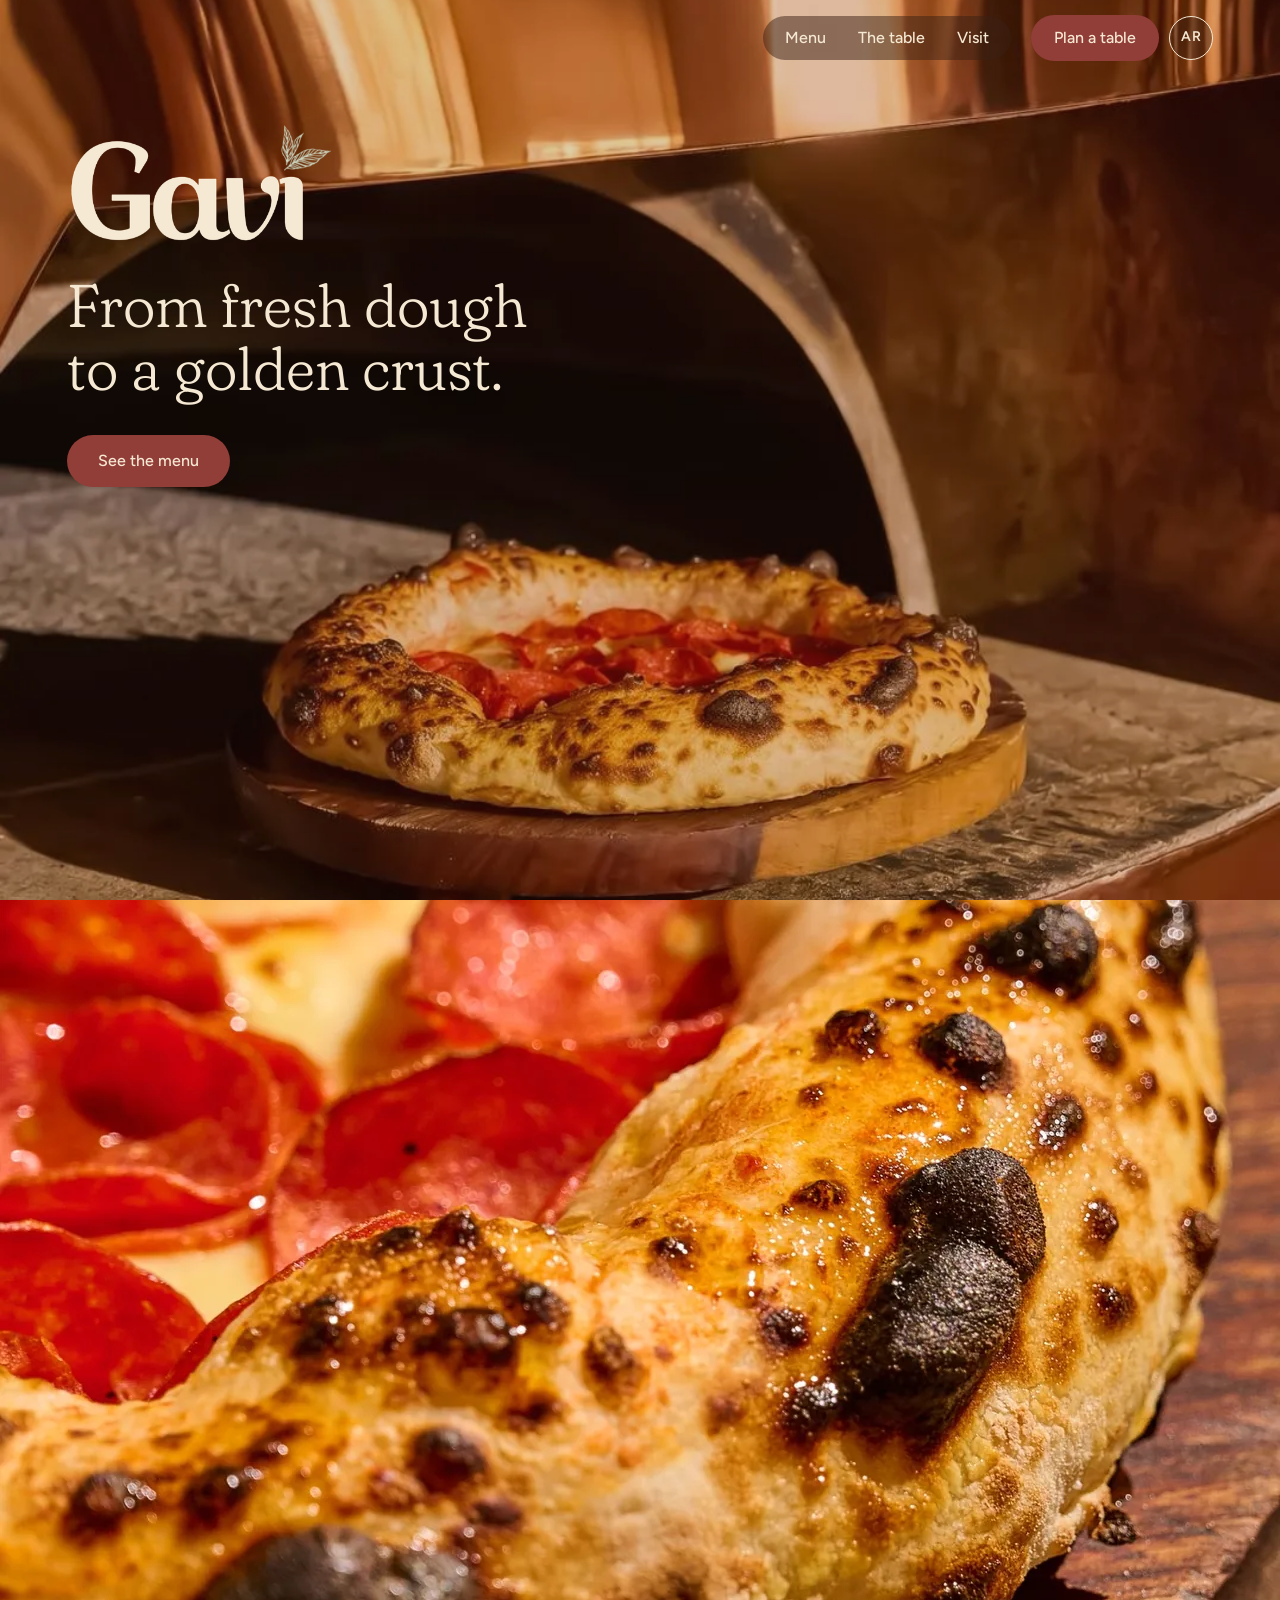
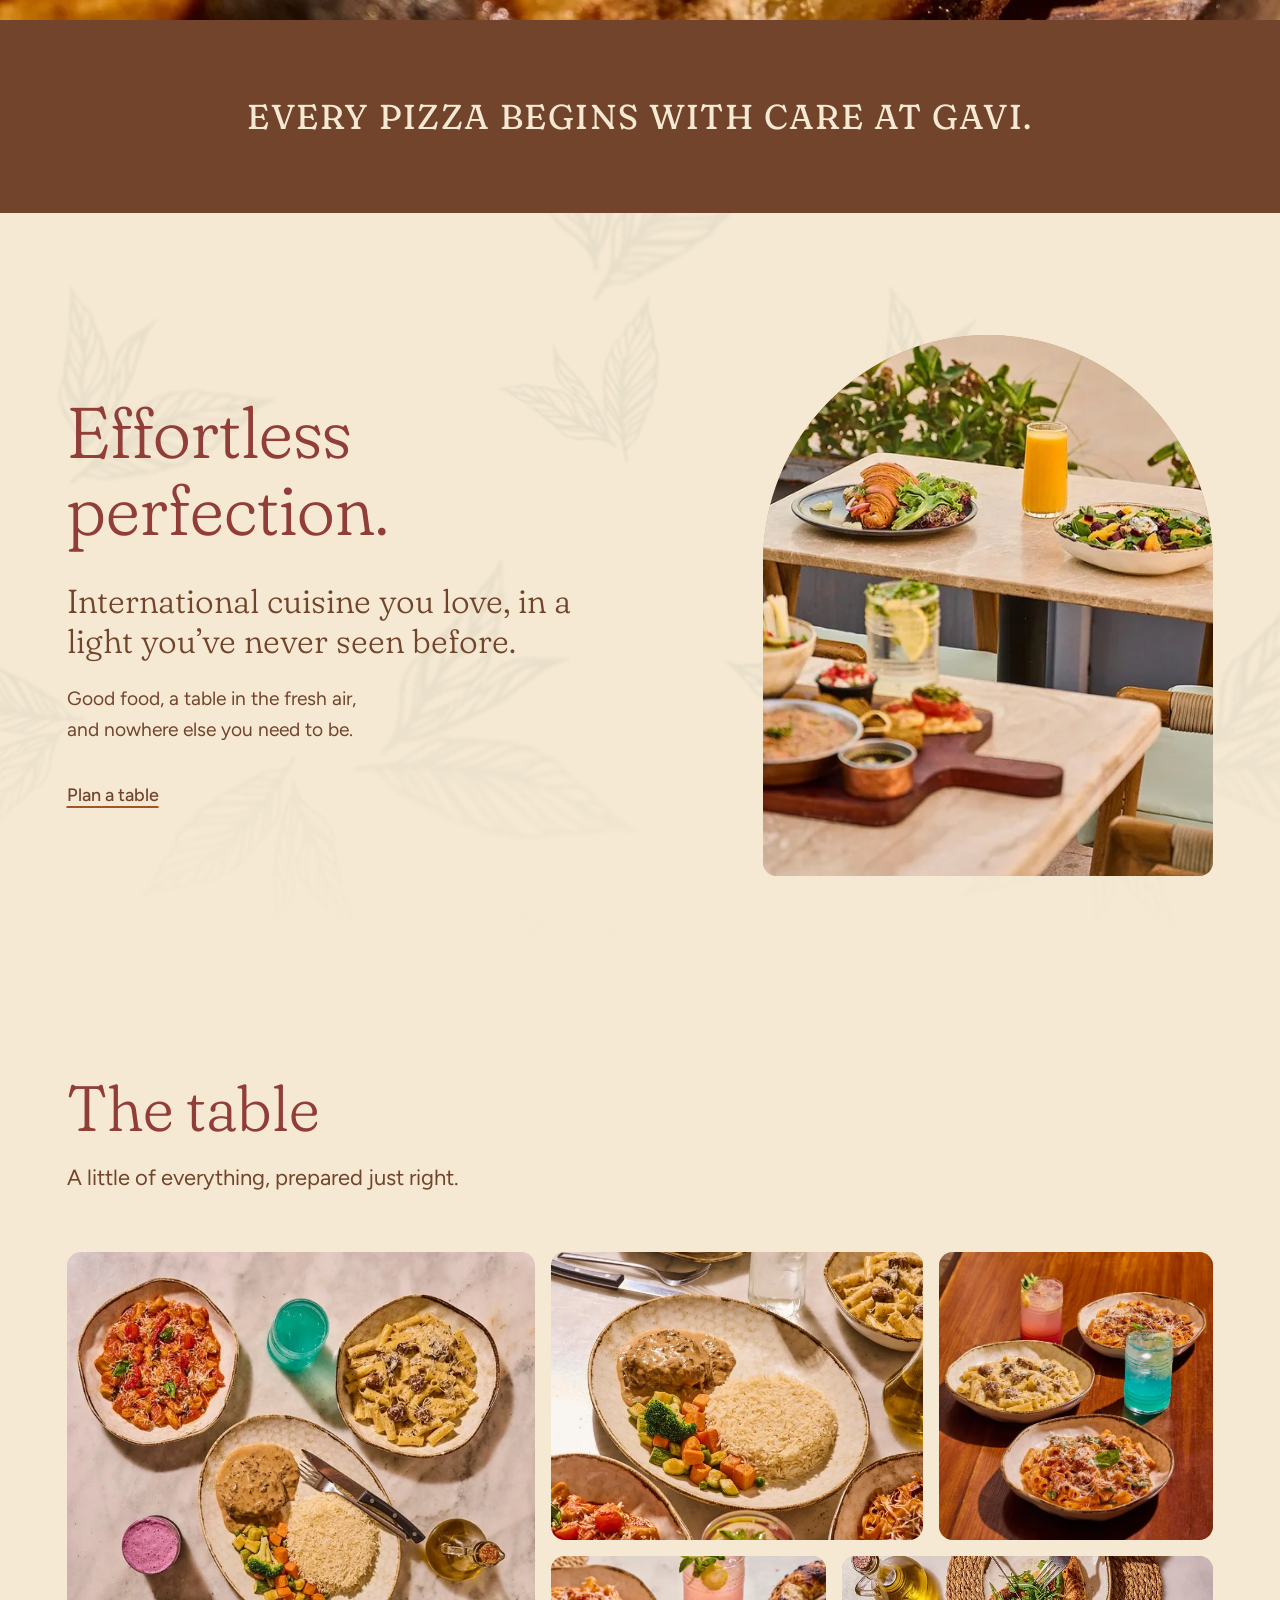
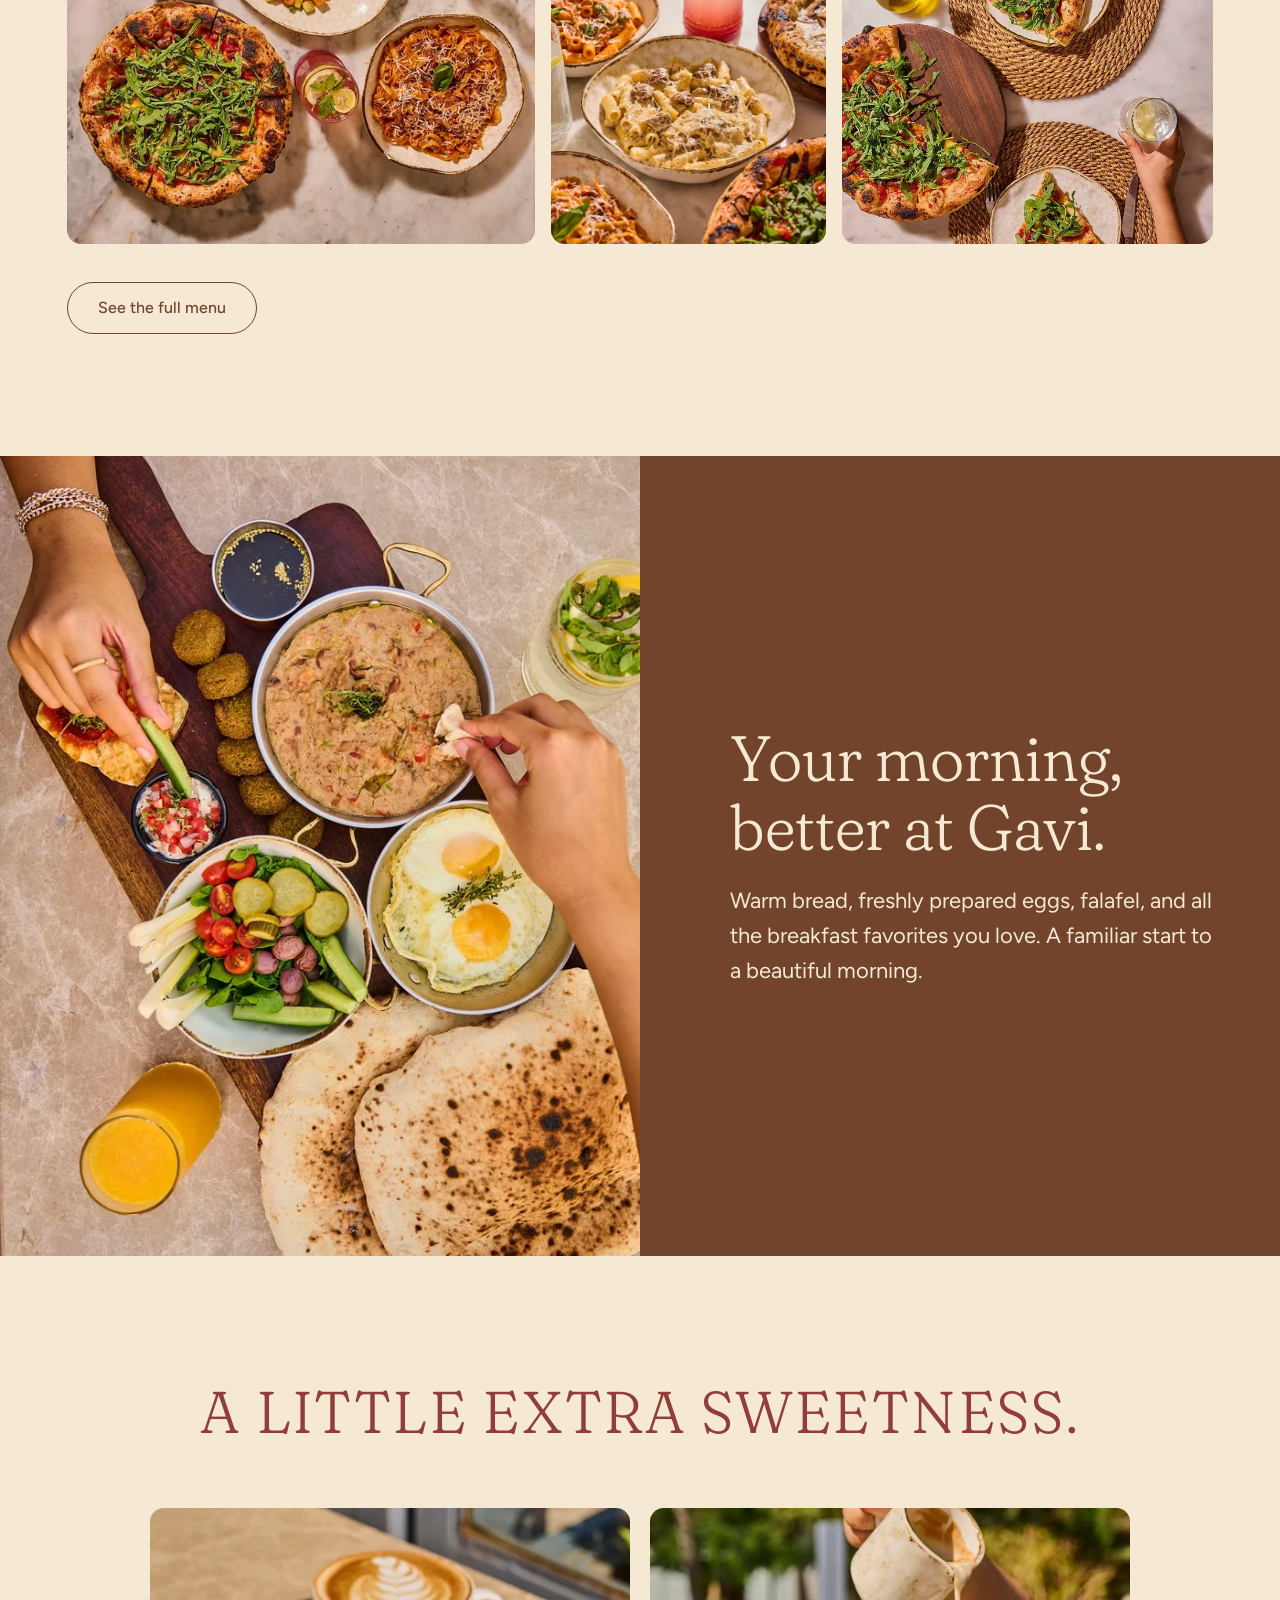
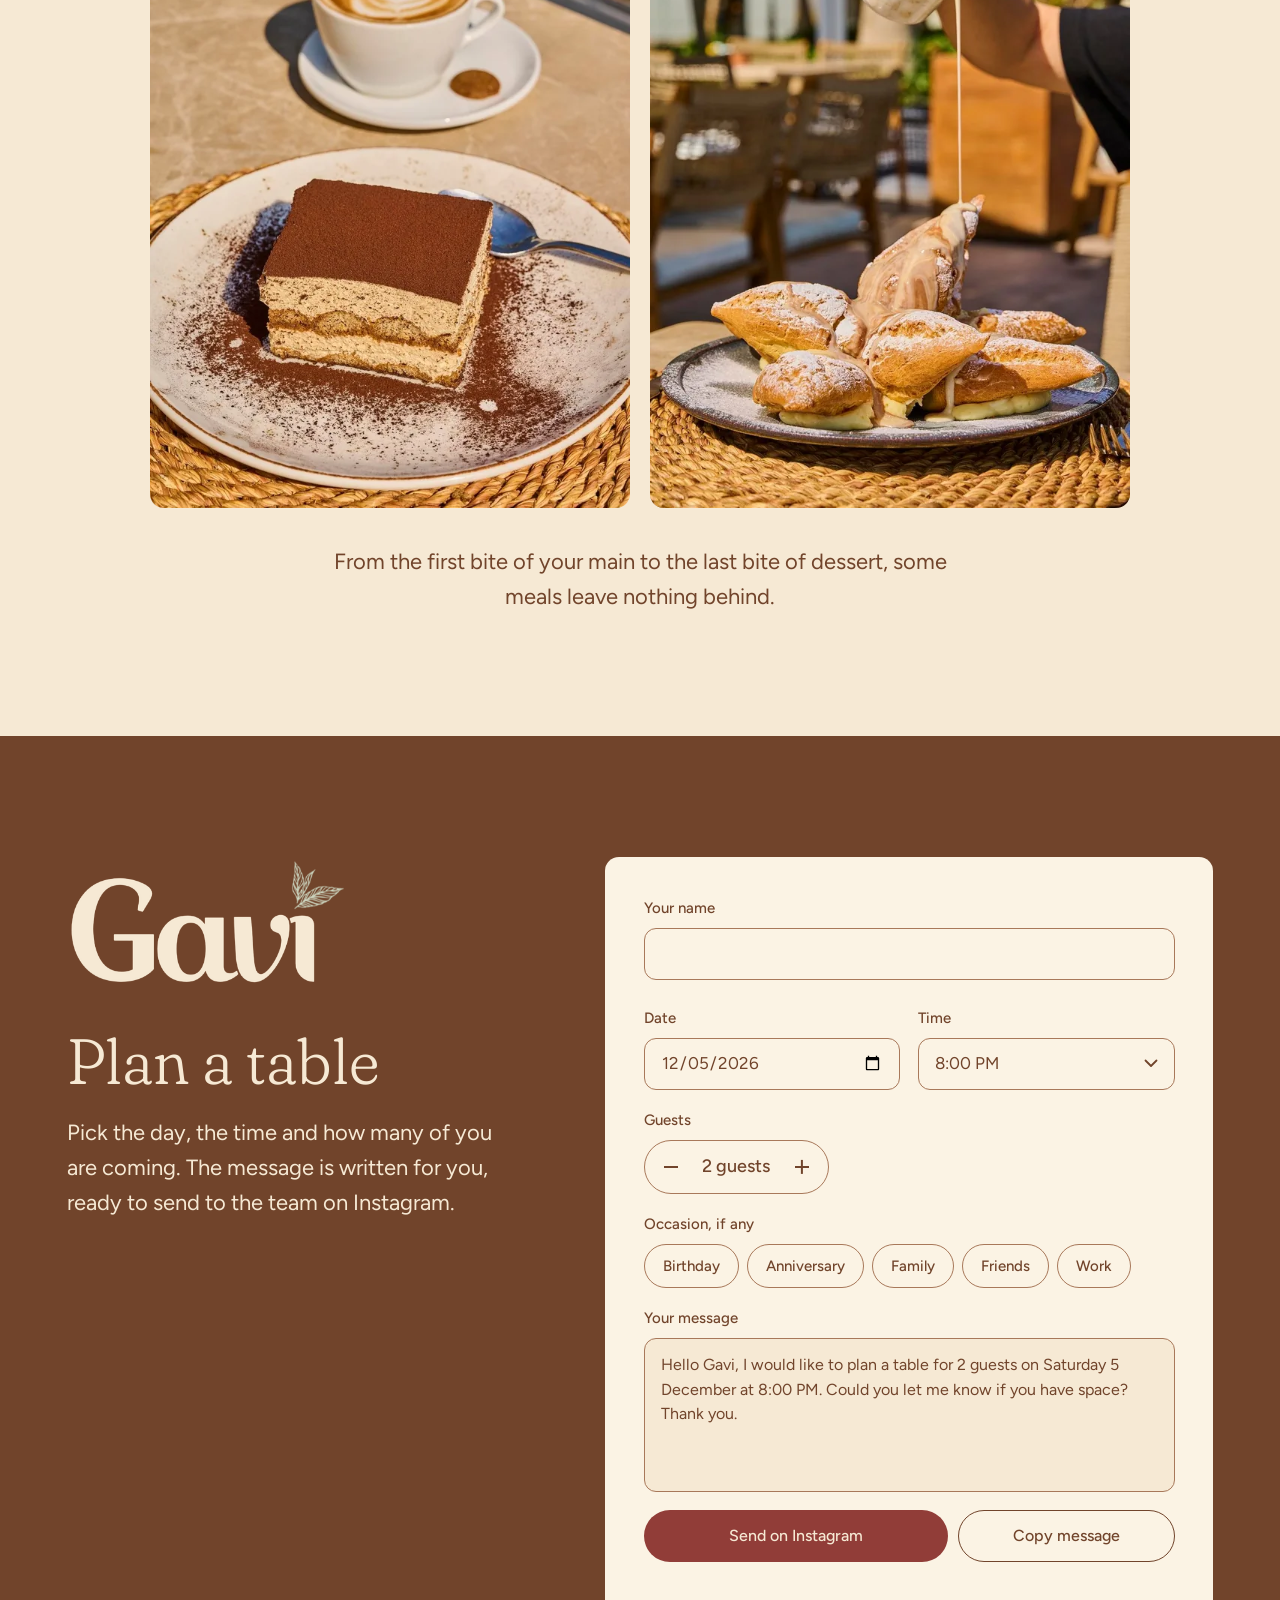
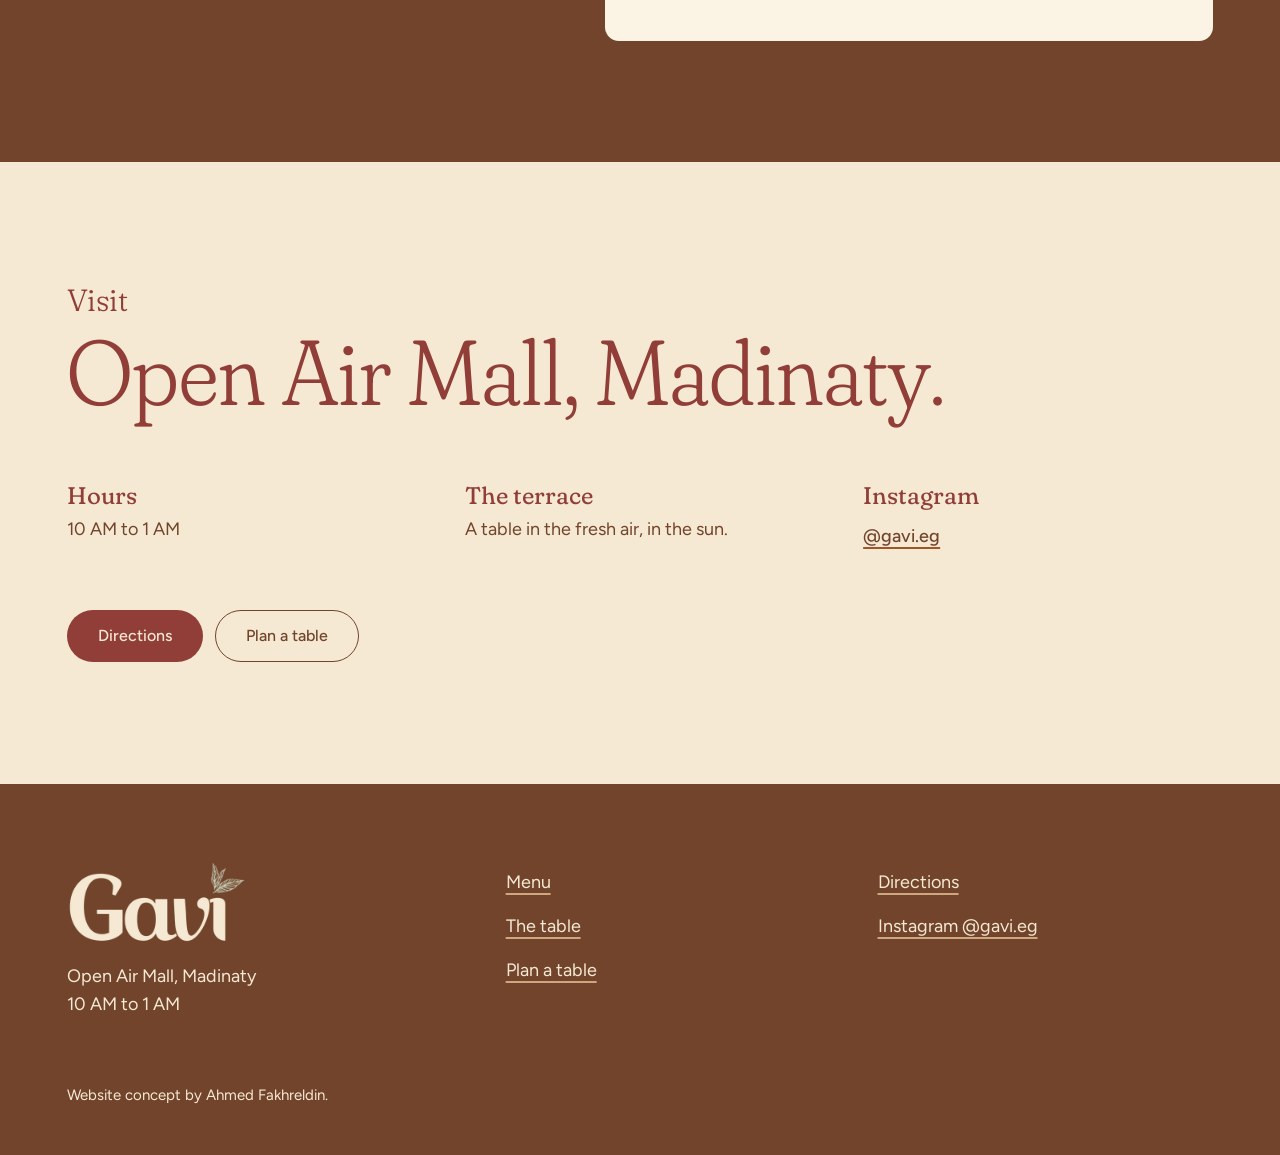
<file: index.html>
<!doctype html>
<html lang="en">
<head>
<meta charset="utf-8">
<meta name="viewport" content="width=device-width, initial-scale=1, minimum-scale=1">
<title>Gavi | Wood fired pizza and international food, Madinaty</title>
<meta name="description" content="Gavi at Open Air Mall, Madinaty: wood fired pizza from a copper oven, pasta, grills, desserts and drinks on a sunny terrace.">
<meta name="theme-color" content="#F6E9D4">
<meta property="og:type" content="website">
<meta property="og:site_name" content="Gavi">
<meta property="og:title" content="Gavi | Wood fired pizza and international food, Madinaty">
<meta property="og:description" content="Gavi at Open Air Mall, Madinaty: wood fired pizza from a copper oven, pasta, grills, desserts and drinks on a sunny terrace.">
<meta property="og:url" content="https://ahmedfakhr1.github.io/gavi-preview/">
<meta property="og:image" content="https://ahmedfakhr1.github.io/gavi-preview/img/og.jpg">
<meta property="og:image:width" content="1200">
<meta property="og:image:height" content="630">
<meta name="twitter:card" content="summary_large_image">
<link rel="icon" href="icon.png" type="image/png">
<link rel="apple-touch-icon" href="apple-touch-icon.png">
<link rel="preload" href="fonts/figtree-dab710.woff2" as="font" type="font/woff2" crossorigin>
<link rel="preload" href="fonts/fraunces-c8e588.woff2" as="font" type="font/woff2" crossorigin>
<link rel="preload" as="image" href="img/hero.webp" imagesrcset="img/hero-s.webp 720w, img/hero.webp 1076w" imagesizes="100vw" fetchpriority="high">
<style>html.fl body{opacity:0}body{transition:opacity .25s ease}</style>
<script>(function(){var d=document,r=d.documentElement;r.classList.add('js','fl');var done=function(){r.classList.remove('fl')};setTimeout(done,1200);if(d.fonts&&d.fonts.load){Promise.all([d.fonts.load('300 1em Fraunces','a'),d.fonts.load('400 1em Fraunces','a'),d.fonts.load('500 1em Figtree','a')]).then(done,done)}else{done()}})();</script>
<link rel="stylesheet" href="fonts.css?v=2">
<link rel="stylesheet" href="site.css?v=2">
<script src="site.js?v=2" defer></script>
<script type="application/ld+json">{"@context": "https://schema.org", "@type": "Restaurant", "name": "Gavi", "url": "https://ahmedfakhr1.github.io/gavi-preview/", "image": "https://ahmedfakhr1.github.io/gavi-preview/img/og.jpg", "logo": "https://ahmedfakhr1.github.io/gavi-preview/img/logo-brick.png", "description": "Wood fired pizza from a copper oven, pasta, grills, desserts and drinks on a terrace at Open Air Mall, Madinaty.", "servesCuisine": ["International", "Pizza", "Pasta"], "hasMenu": "https://ahmedfakhr1.github.io/gavi-preview/menu.html", "address": {"@type": "PostalAddress", "streetAddress": "Open Air Mall, Madinaty", "addressLocality": "Second New Cairo", "addressCountry": "EG"}, "openingHoursSpecification": {"@type": "OpeningHoursSpecification", "opens": "10:00", "closes": "01:00"}, "hasMap": "https://www.google.com/maps/search/?api=1&query=Gavi%20Open%20Air%20Mall%20Madinaty", "sameAs": ["https://www.instagram.com/gavi.eg/"]}</script>
</head>
<body class="has-dock">
<a class="skip" href="#main">Skip to content</a>
<header class="hdr on-hero" id="hdr">
  <a class="hdr-logo" href="index.html" aria-label="Gavi, home"><img class="logo-cream" src="img/logo-cream.png" alt="" width="900" height="416"><img class="logo-brick" src="img/logo-brick.png" alt="" width="900" height="416"></a>
  <nav class="hdr-nav" aria-label="Main">
    <a href="menu.html">Menu</a>
    <a href="index.html#table">The table</a>
    <a href="index.html#visit">Visit</a>
  </nav>
  <div class="hdr-actions">
    <a class="btn btn-brick btn-sm hdr-cta" href="index.html#plan">Plan a table</a>
    <button class="ar-btn" type="button" aria-haspopup="dialog" aria-label="Arabic">AR</button>
    <button class="burger" type="button" aria-label="Open menu" aria-expanded="false" aria-controls="drawer"><span></span><span></span></button>
  </div>
</header>
<div class="drawer" id="drawer" inert>
  <div class="drawer-bg" data-close></div>
  <aside class="drawer-panel" role="dialog" aria-modal="true" aria-label="Menu">
    <div class="drawer-top"><img src="img/logo-cream.png" alt="Gavi" width="900" height="416"><button class="drawer-close" type="button" aria-label="Close menu" data-close><span></span><span></span></button></div>
    <nav class="drawer-links" aria-label="Mobile">
      <a href="menu.html">Menu</a>
      <a href="index.html#plan">Plan a table</a>
      <a href="index.html#table">The table</a>
      <a href="index.html#visit">Visit</a>
      <a href="https://www.instagram.com/gavi.eg/" target="_blank" rel="noopener">Instagram</a>
    </nav>
    <div class="drawer-foot"><p>Open Air Mall, Madinaty<br>10 AM to 1 AM</p><a class="btn btn-cream" href="https://www.google.com/maps/search/?api=1&amp;query=Gavi%20Open%20Air%20Mall%20Madinaty" target="_blank" rel="noopener">Directions</a></div>
  </aside>
</div>
<main id="main">

<section class="hero" id="top" aria-label="Welcome">
  <img class="hero-img" src="img/hero.webp" srcset="img/hero-s.webp 720w, img/hero.webp 1076w" sizes="100vw" width="1076" height="1346" alt="The copper wood fired oven with the Gavi name engraved on it, a pepperoni pizza resting at its mouth" fetchpriority="high">
  <div class="hero-tint"></div>
  <div class="hero-in">
    <img class="hero-logo" src="img/logo-cream.png" alt="Gavi" width="900" height="416">
    <h1>From fresh dough to a golden crust.</h1>
    <a class="btn btn-brick hero-cta" href="menu.html">See the menu</a>
  </div>
  <i class="sentinel" id="sentinel" aria-hidden="true"></i>
</section>

<section class="crust" id="crust" aria-label="Every pizza begins with care">
  <div class="crust-frame">
    <img src="img/crust.webp" srcset="img/crust-s.webp 800w, img/crust.webp 1280w" sizes="100vw" width="1280" height="1602" alt="Close-up of a wood fired pepperoni pizza crust, blistered and golden" decoding="async">
  </div>
  <div class="crust-line"><p class="pull">Every pizza begins with care at Gavi.</p></div>
</section>

<section class="sec air" id="air">
  <div class="wrap air-grid">
    <div class="air-copy rv">
      <h2>Effortless perfection.</h2>
      <p class="air-lead">International cuisine you love, in a light you&rsquo;ve never seen before.</p>
      <p class="air-text">Good food, a table in the fresh air, and nowhere else you need to be.</p>
      <div class="air-links"><a class="link" href="#plan">Plan a table</a></div>
    </div>
    <div class="arch">
      <img src="img/terrace.webp" srcset="img/terrace-s.webp 640w, img/terrace.webp 1080w" sizes="(max-width: 899px) 90vw, 42vw" width="1080" height="1038" alt="Terrace tables in the sun, set with a croissant sandwich, orange juice, salads and a breakfast board" loading="lazy" decoding="async">
    </div>
  </div>
</section>

<section class="sec tbl" id="table">
  <div class="wrap">
    <h2 class="rv">The table</h2>
    <p class="tbl-lead rv">A little of everything, prepared just right.</p>
    <div class="tbl-grid">
      <figure class="tile tile-a"><img src="img/table-a.webp" srcset="img/table-a-s.webp 640w, img/table-a.webp 1000w" sizes="(max-width: 760px) 100vw, 42vw" width="1000" height="1250" alt="A marble table seen from above with wood fired pizza, rigatoni, tagliatelle, gnocchi and a main with rice and vegetables" loading="lazy" decoding="async"></figure>
      <figure class="tile tile-b"><img src="img/table-b.webp" srcset="img/table-b-s.webp 640w, img/table-b.webp 1100w" sizes="(max-width: 760px) 50vw, 33vw" width="1100" height="1375" alt="A main in mushroom sauce with rice and vegetables on a stoneware plate, with pasta bowls and a lemonade around it" loading="lazy" decoding="async"></figure>
      <figure class="tile tile-c"><img src="img/table-c.webp" srcset="img/table-c-s.webp 640w, img/table-c.webp 1100w" sizes="(max-width: 760px) 50vw, 26vw" width="1100" height="1375" alt="Three bowls of pasta and two cold drinks on a wooden table in the sun" loading="lazy" decoding="async"></figure>
      <figure class="tile tile-d"><img src="img/table-d.webp" srcset="img/table-d-s.webp 640w, img/table-d.webp 1100w" sizes="(max-width: 760px) 50vw, 26vw" width="1100" height="1375" alt="Creamy mushroom rigatoni in the middle of a table with tagliatelle, pizzas and a pink lemonade" loading="lazy" decoding="async"></figure>
      <figure class="tile tile-e"><img src="img/table-e.webp" srcset="img/table-e-s.webp 640w, img/table-e.webp 1000w" sizes="(max-width: 760px) 50vw, 33vw" width="1000" height="1250" alt="Hands sharing a wood fired pizza with arugula on rattan mats" loading="lazy" decoding="async"></figure>
    </div>
    <div class="tbl-foot"><a class="btn btn-line" href="menu.html">See the full menu</a></div>
  </div>
</section>

<section class="morn on-dark" id="mornings">
  <div class="morn-grid">
    <div class="morn-photo"><img src="img/mornings.webp" srcset="img/mornings-s.webp 700w, img/mornings.webp 1040w" sizes="(max-width: 899px) 100vw, 50vw" width="1040" height="1300" alt="A breakfast spread of falafel, foul, fried eggs, fresh bread, salad and orange juice, with hands reaching in" loading="lazy" decoding="async"></div>
    <div class="morn-text">
      <h2 class="rv">Your morning, better at Gavi.</h2>
      <p class="rv">Warm bread, freshly prepared eggs, falafel, and all the breakfast favorites you love. A familiar start to a beautiful morning.</p>
    </div>
  </div>
</section>

<section class="sec sweet" id="sweet">
  <div class="wrap">
    <h2 class="pull rv">A little extra sweetness.</h2>
    <div class="pair">
      <figure><img src="img/sweet-a.webp" srcset="img/sweet-a-s.webp 640w, img/sweet-a.webp 1080w" sizes="(max-width: 760px) 50vw, 480px" width="1080" height="1350" alt="Tiramisu dusted with cocoa beside a cappuccino, in the sun" loading="lazy" decoding="async"></figure>
      <figure><img src="img/sweet-b.webp" srcset="img/sweet-b-s.webp 640w, img/sweet-b.webp 1080w" sizes="(max-width: 760px) 50vw, 480px" width="1080" height="1350" alt="Eclairs on a plate with a cream sauce being poured over them, on a terrace table" loading="lazy" decoding="async"></figure>
    </div>
    <p class="sweet-line rv">From the first bite of your main to the last bite of dessert, some meals leave nothing behind.</p>
  </div>
</section>

<section class="sec plan on-dark" id="plan">
  <div class="wrap plan-grid">
    <div class="plan-copy">
      <img class="plan-logo" src="img/logo-cream.png" alt="Gavi" width="900" height="416" loading="lazy">
      <h2>Plan a table</h2>
      <p class="plan-lead">Pick the day, the time and how many of you are coming. The message is written for you, ready to send to the team on Instagram.</p>
    </div>
    <div class="card">
      <form class="form" id="plan-form" novalidate>
        <div class="field">
          <label for="f-name">Your name</label>
          <input class="inp" id="f-name" name="name" type="text" autocomplete="name" aria-describedby="f-name-err">
          <p class="err" id="f-name-err"></p>
        </div>
        <div class="f-row two">
          <div class="field">
            <label for="f-date">Date</label>
            <input class="inp" id="f-date" name="date" type="date">
          </div>
          <div class="field">
            <label for="f-time">Time</label>
            <select class="inp" id="f-time" name="time">
            <option value="10:00 AM">10:00 AM</option>
            <option value="10:30 AM">10:30 AM</option>
            <option value="11:00 AM">11:00 AM</option>
            <option value="11:30 AM">11:30 AM</option>
            <option value="12:00 PM">12:00 PM</option>
            <option value="12:30 PM">12:30 PM</option>
            <option value="1:00 PM">1:00 PM</option>
            <option value="1:30 PM">1:30 PM</option>
            <option value="2:00 PM">2:00 PM</option>
            <option value="2:30 PM">2:30 PM</option>
            <option value="3:00 PM">3:00 PM</option>
            <option value="3:30 PM">3:30 PM</option>
            <option value="4:00 PM">4:00 PM</option>
            <option value="4:30 PM">4:30 PM</option>
            <option value="5:00 PM">5:00 PM</option>
            <option value="5:30 PM">5:30 PM</option>
            <option value="6:00 PM">6:00 PM</option>
            <option value="6:30 PM">6:30 PM</option>
            <option value="7:00 PM">7:00 PM</option>
            <option value="7:30 PM">7:30 PM</option>
            <option value="8:00 PM" selected>8:00 PM</option>
            <option value="8:30 PM">8:30 PM</option>
            <option value="9:00 PM">9:00 PM</option>
            <option value="9:30 PM">9:30 PM</option>
            <option value="10:00 PM">10:00 PM</option>
            <option value="10:30 PM">10:30 PM</option>
            <option value="11:00 PM">11:00 PM</option>
            <option value="11:30 PM">11:30 PM</option>
            <option value="12:00 AM">12:00 AM</option>
            <option value="12:30 AM">12:30 AM</option>
            </select>
          </div>
        </div>
        <div class="field">
          <span class="lab" id="g-lab">Guests</span>
          <div class="stepper" role="group" aria-labelledby="g-lab">
            <button class="minus" type="button" aria-label="Fewer guests"><span></span></button>
            <output id="f-guests" aria-live="polite">2 guests</output>
            <button class="plus" type="button" aria-label="More guests"><span></span><span></span></button>
          </div>
        </div>
        <div class="field">
          <span class="lab" id="o-lab">Occasion, if any</span>
          <div class="chips" role="group" aria-labelledby="o-lab">
            <button class="chip" type="button" aria-pressed="false" data-occ="a birthday">Birthday</button>
            <button class="chip" type="button" aria-pressed="false" data-occ="an anniversary">Anniversary</button>
            <button class="chip" type="button" aria-pressed="false" data-occ="a family meal">Family</button>
            <button class="chip" type="button" aria-pressed="false" data-occ="time with friends">Friends</button>
            <button class="chip" type="button" aria-pressed="false" data-occ="a work meal">Work</button>
          </div>
        </div>
        <div class="field">
          <label for="f-msg">Your message</label>
          <textarea class="msg" id="f-msg" rows="5" readonly></textarea>
        </div>
        <div class="f-actions">
          <a class="btn btn-brick" id="send" href="https://ig.me/m/gavi.eg" target="_blank" rel="noopener">Send on Instagram</a>
          <button class="btn btn-line" type="button" id="copy">Copy message</button>
        </div>
        <p class="status" id="status" role="status"></p>
      </form>
    </div>
  </div>
</section>

<section class="sec visit" id="visit">
  <div class="wrap">
    <h2 class="rv">Visit</h2>
    <p class="visit-big rv">Open Air Mall, Madinaty.</p>
    <div class="visit-cols">
      <div><h3>Hours</h3><p>10 AM to 1 AM</p></div>
      <div><h3>The terrace</h3><p>A table in the fresh air, in the sun.</p></div>
      <div><h3>Instagram</h3><p><a class="link" href="https://www.instagram.com/gavi.eg/" target="_blank" rel="noopener">@gavi.eg</a></p></div>
    </div>
    <div class="visit-btns">
      <a class="btn btn-brick" href="https://www.google.com/maps/search/?api=1&amp;query=Gavi%20Open%20Air%20Mall%20Madinaty" target="_blank" rel="noopener">Directions</a>
      <a class="btn btn-line" href="#plan">Plan a table</a>
    </div>
  </div>
</section>

</main>
<nav class="dock" id="dock" aria-label="Quick actions">
  <a href="menu.html">Menu</a>
  <a class="is-main" href="index.html#plan">Plan a table</a>
  <a href="https://www.google.com/maps/search/?api=1&amp;query=Gavi%20Open%20Air%20Mall%20Madinaty" target="_blank" rel="noopener">Directions</a>
</nav>
<footer class="foot on-dark" id="footer">
  <div class="foot-grid">
    <div>
      <img class="foot-logo" src="img/logo-cream.png" alt="Gavi" width="900" height="416" loading="lazy">
      <p style="margin-top:18px">Open Air Mall, Madinaty<br>10 AM to 1 AM</p>
    </div>
    <div class="foot-links">
      <a href="menu.html">Menu</a>
      <a href="index.html#table">The table</a>
      <a href="index.html#plan">Plan a table</a>
    </div>
    <div class="foot-links">
      <a href="https://www.google.com/maps/search/?api=1&amp;query=Gavi%20Open%20Air%20Mall%20Madinaty" target="_blank" rel="noopener">Directions</a>
      <a href="https://www.instagram.com/gavi.eg/" target="_blank" rel="noopener">Instagram @gavi.eg</a>
    </div>
  </div>
  <p class="foot-note">Website concept by Ahmed Fakhreldin.</p>
</footer>
<dialog class="pop" id="ar-pop" aria-labelledby="ar-pop-text">
  <p id="ar-pop-text">Arabic is not in this preview, it will be live in the final version.</p>
  <button class="btn btn-brick" type="button" data-close-pop>OK</button>
</dialog>
</body>
</html>
</file>
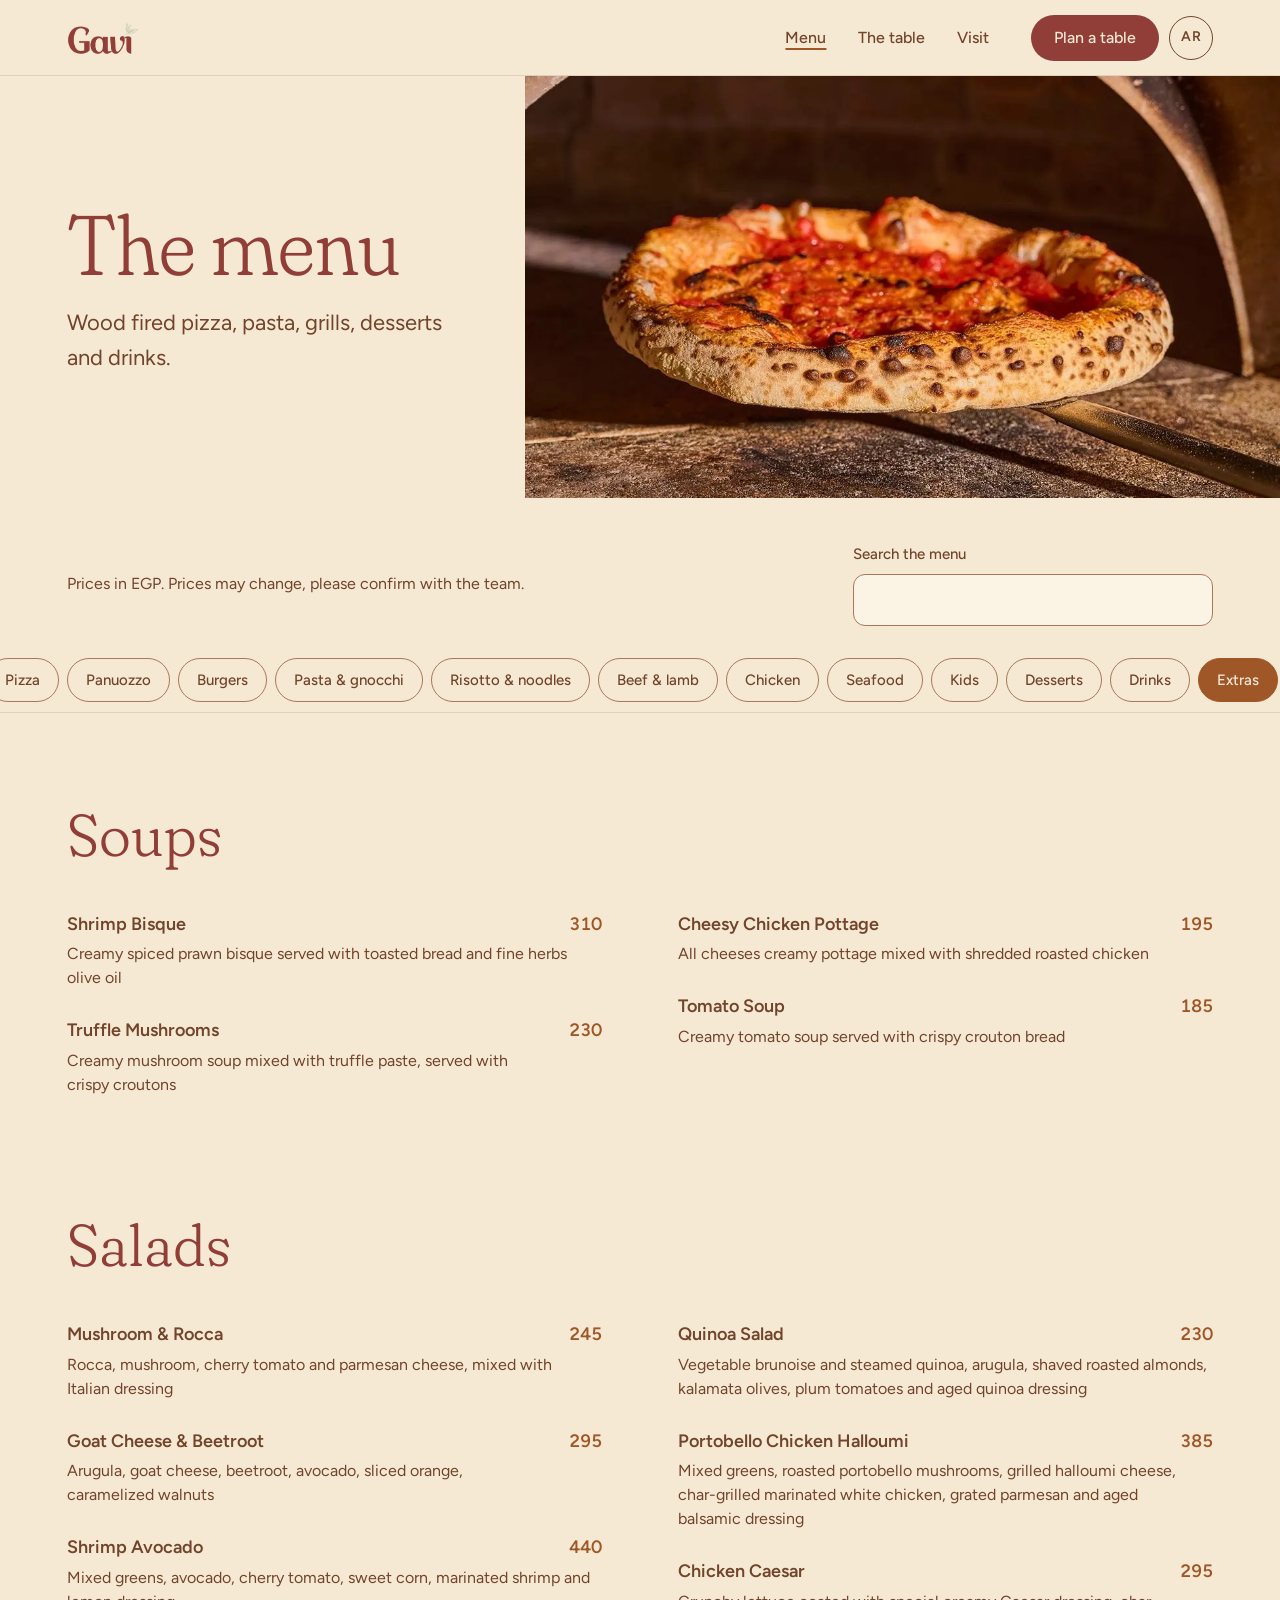
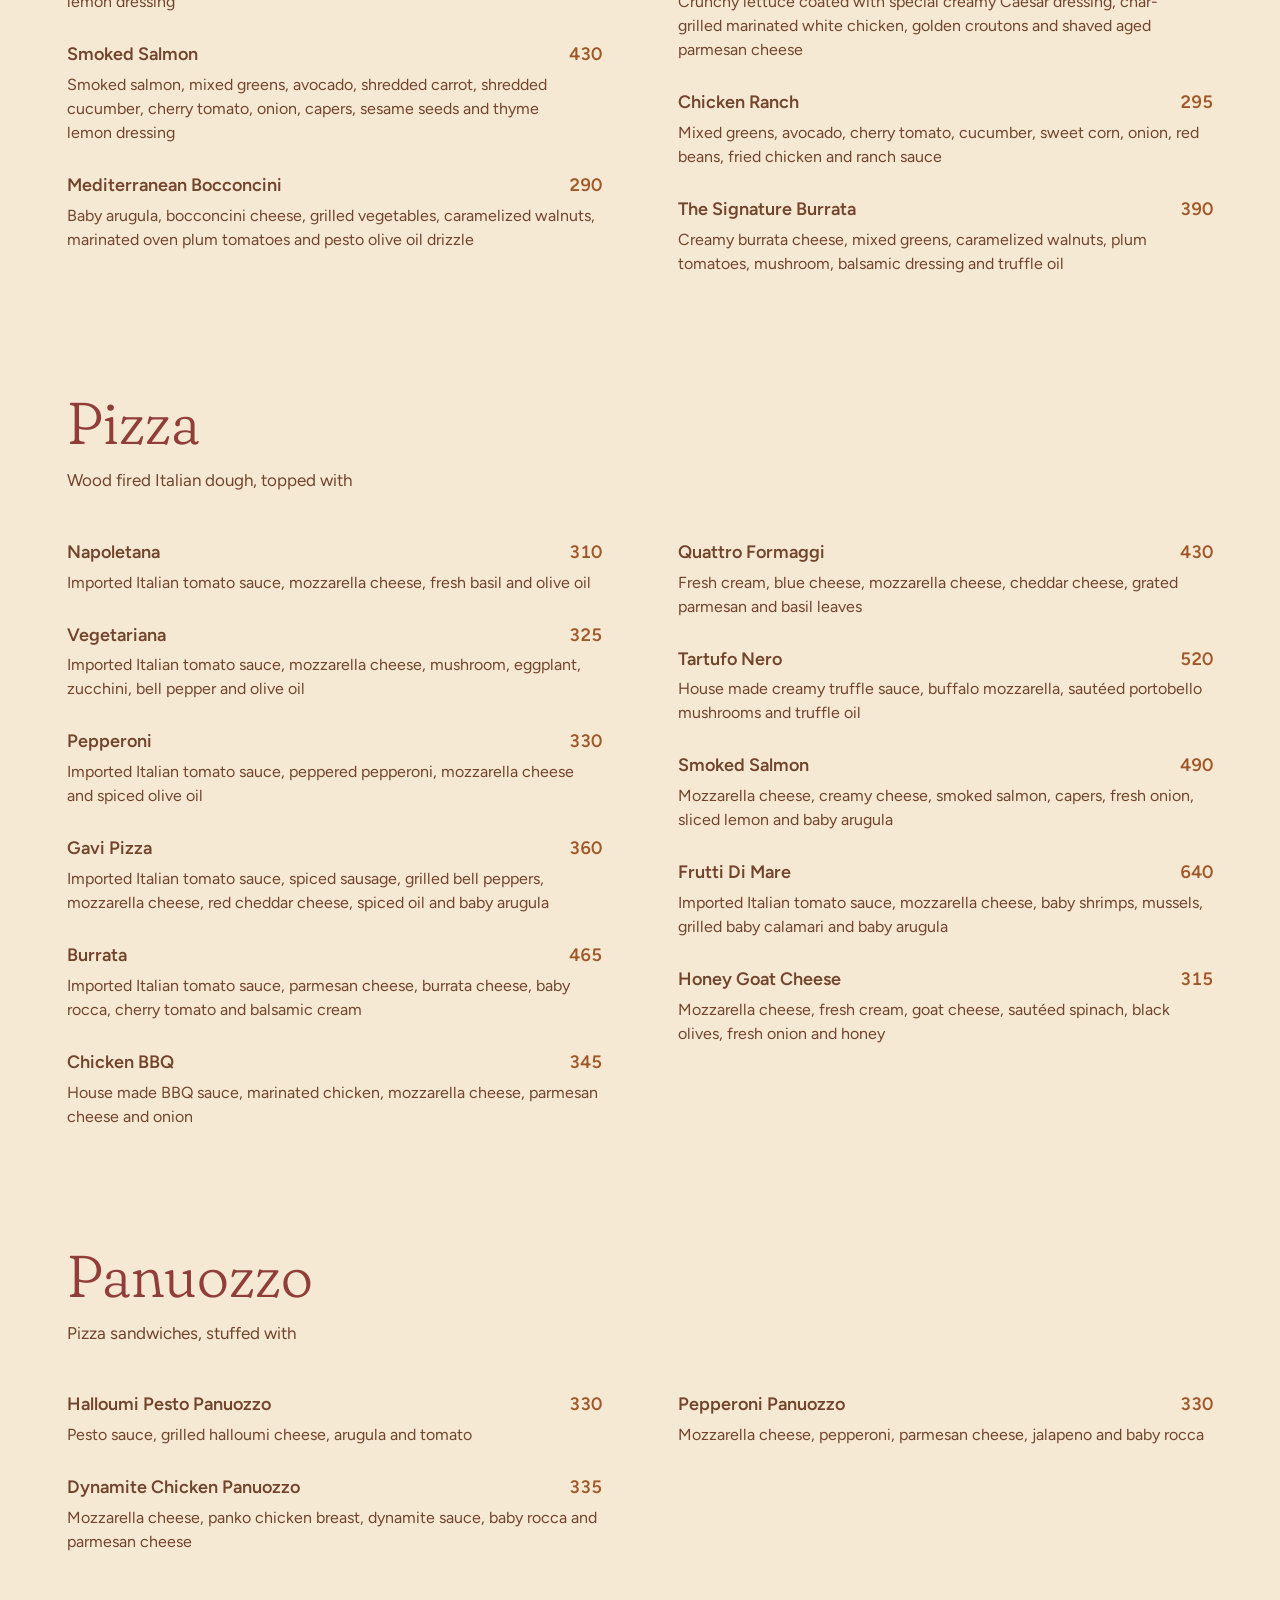
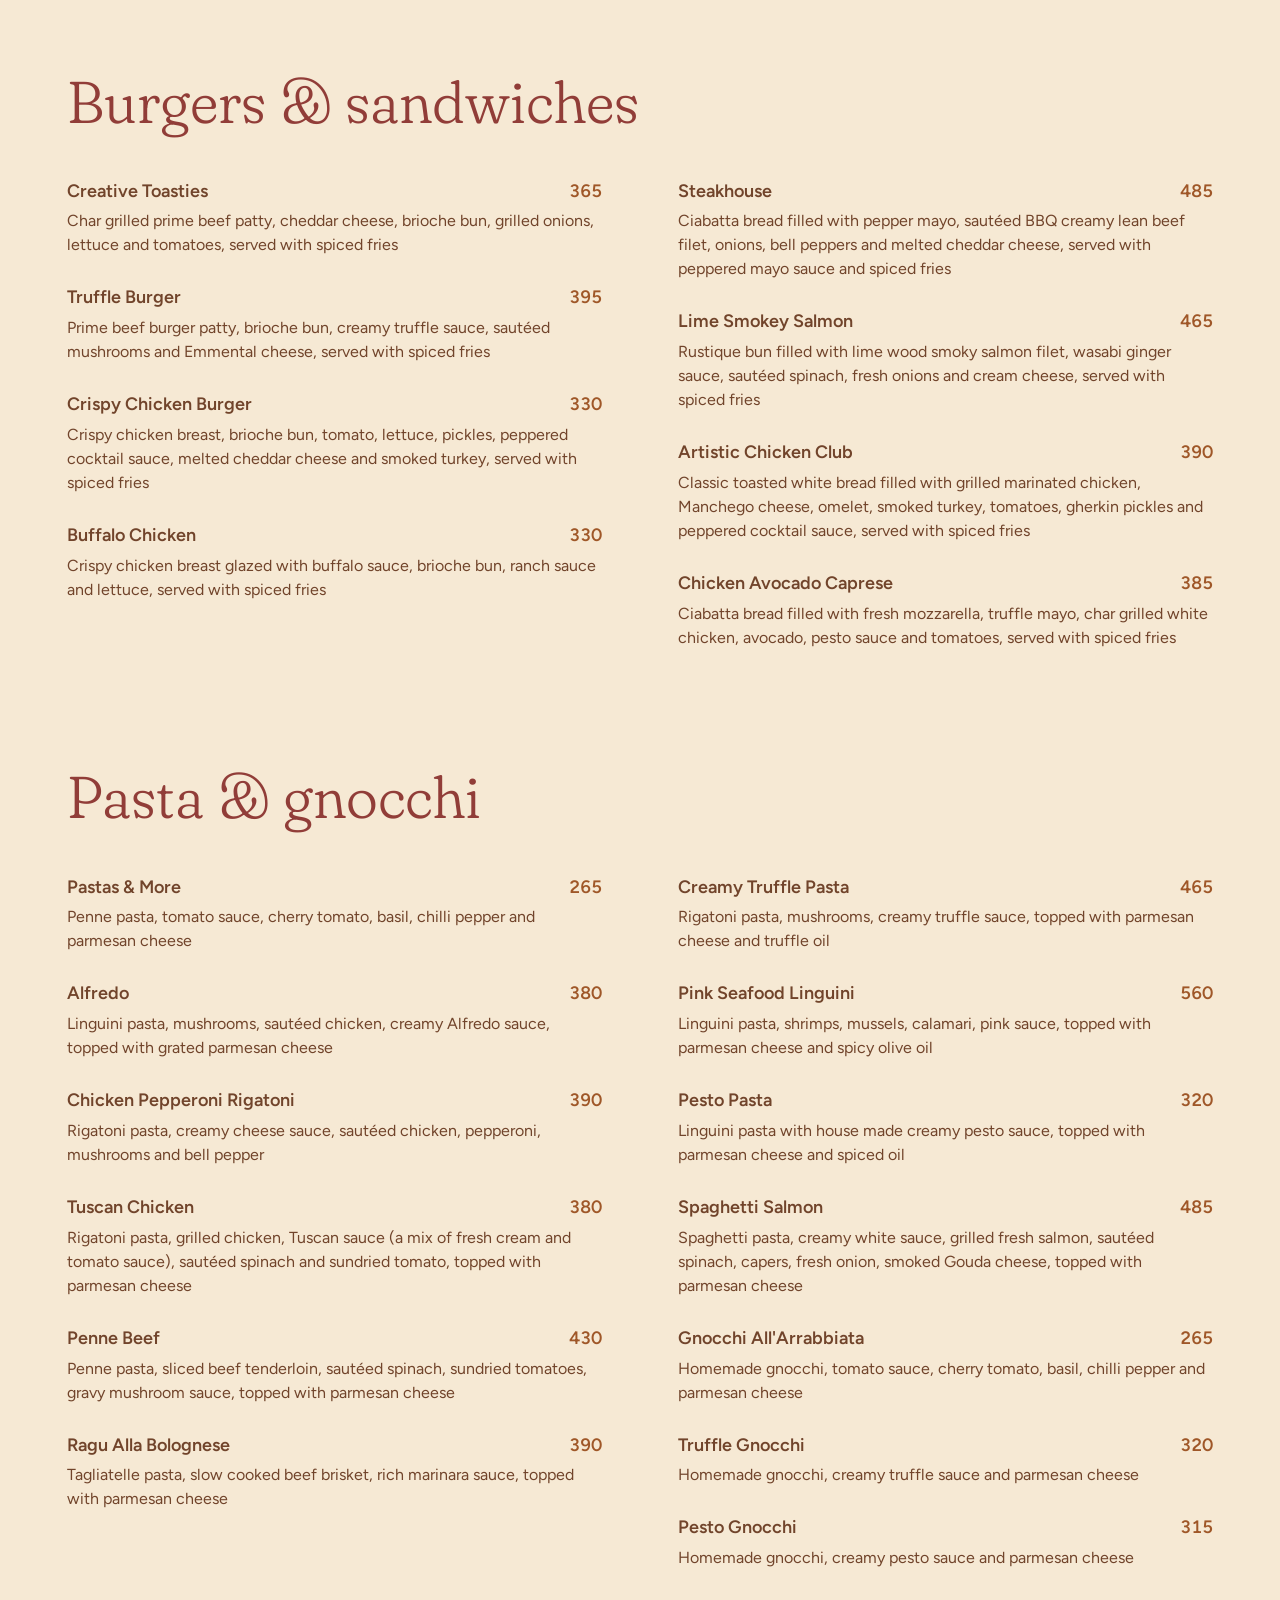
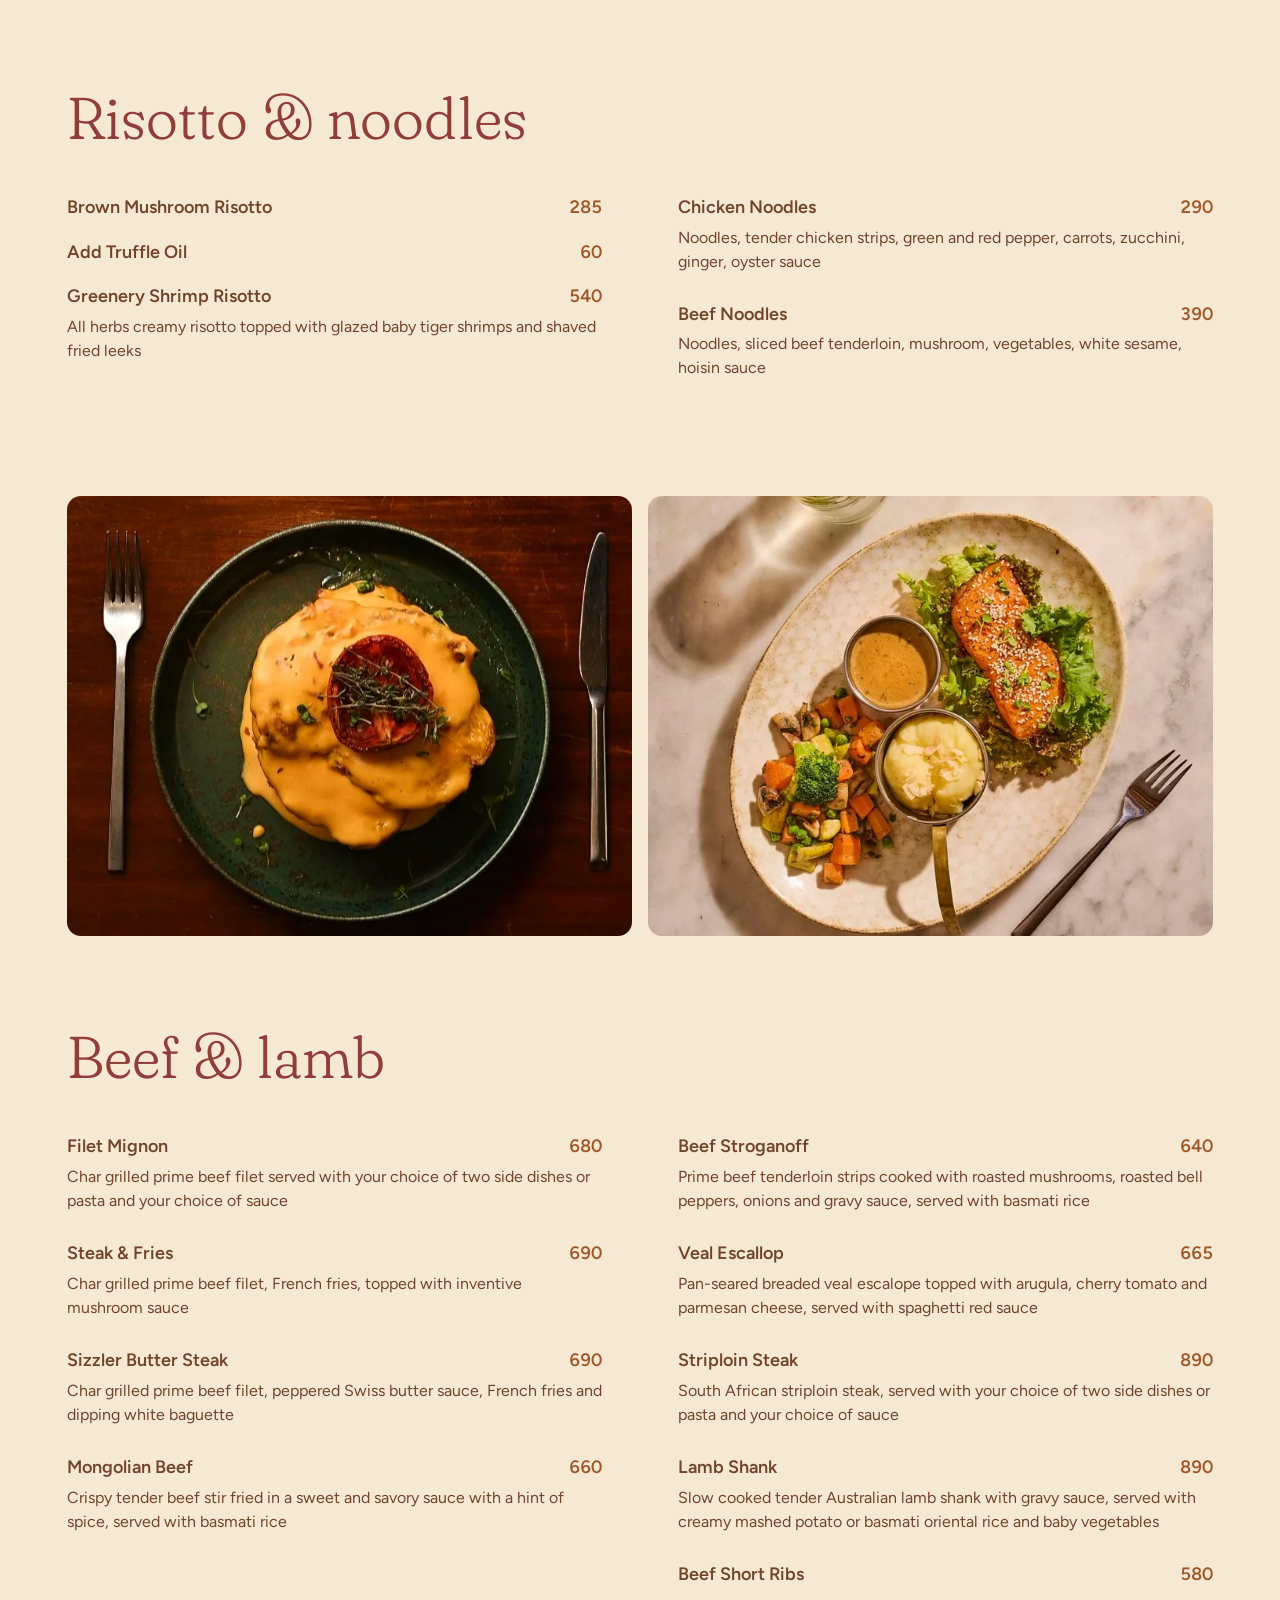
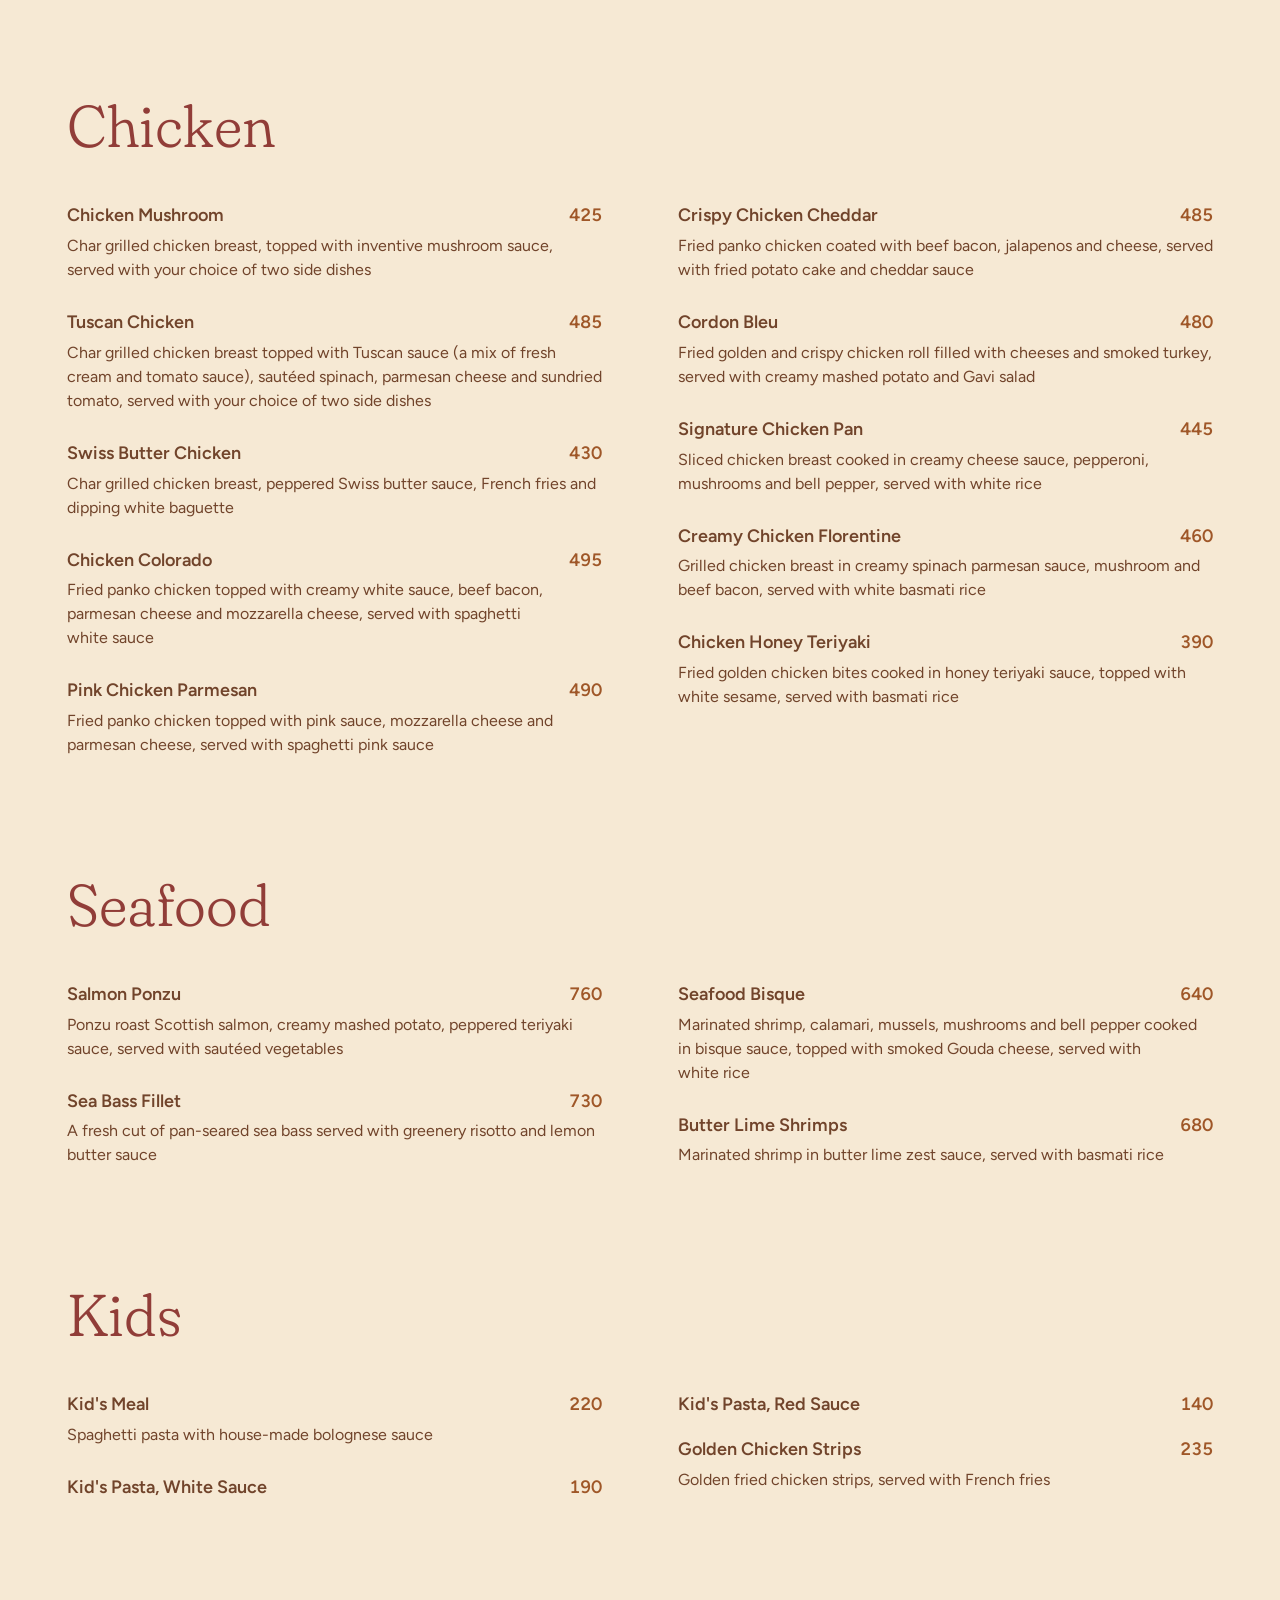
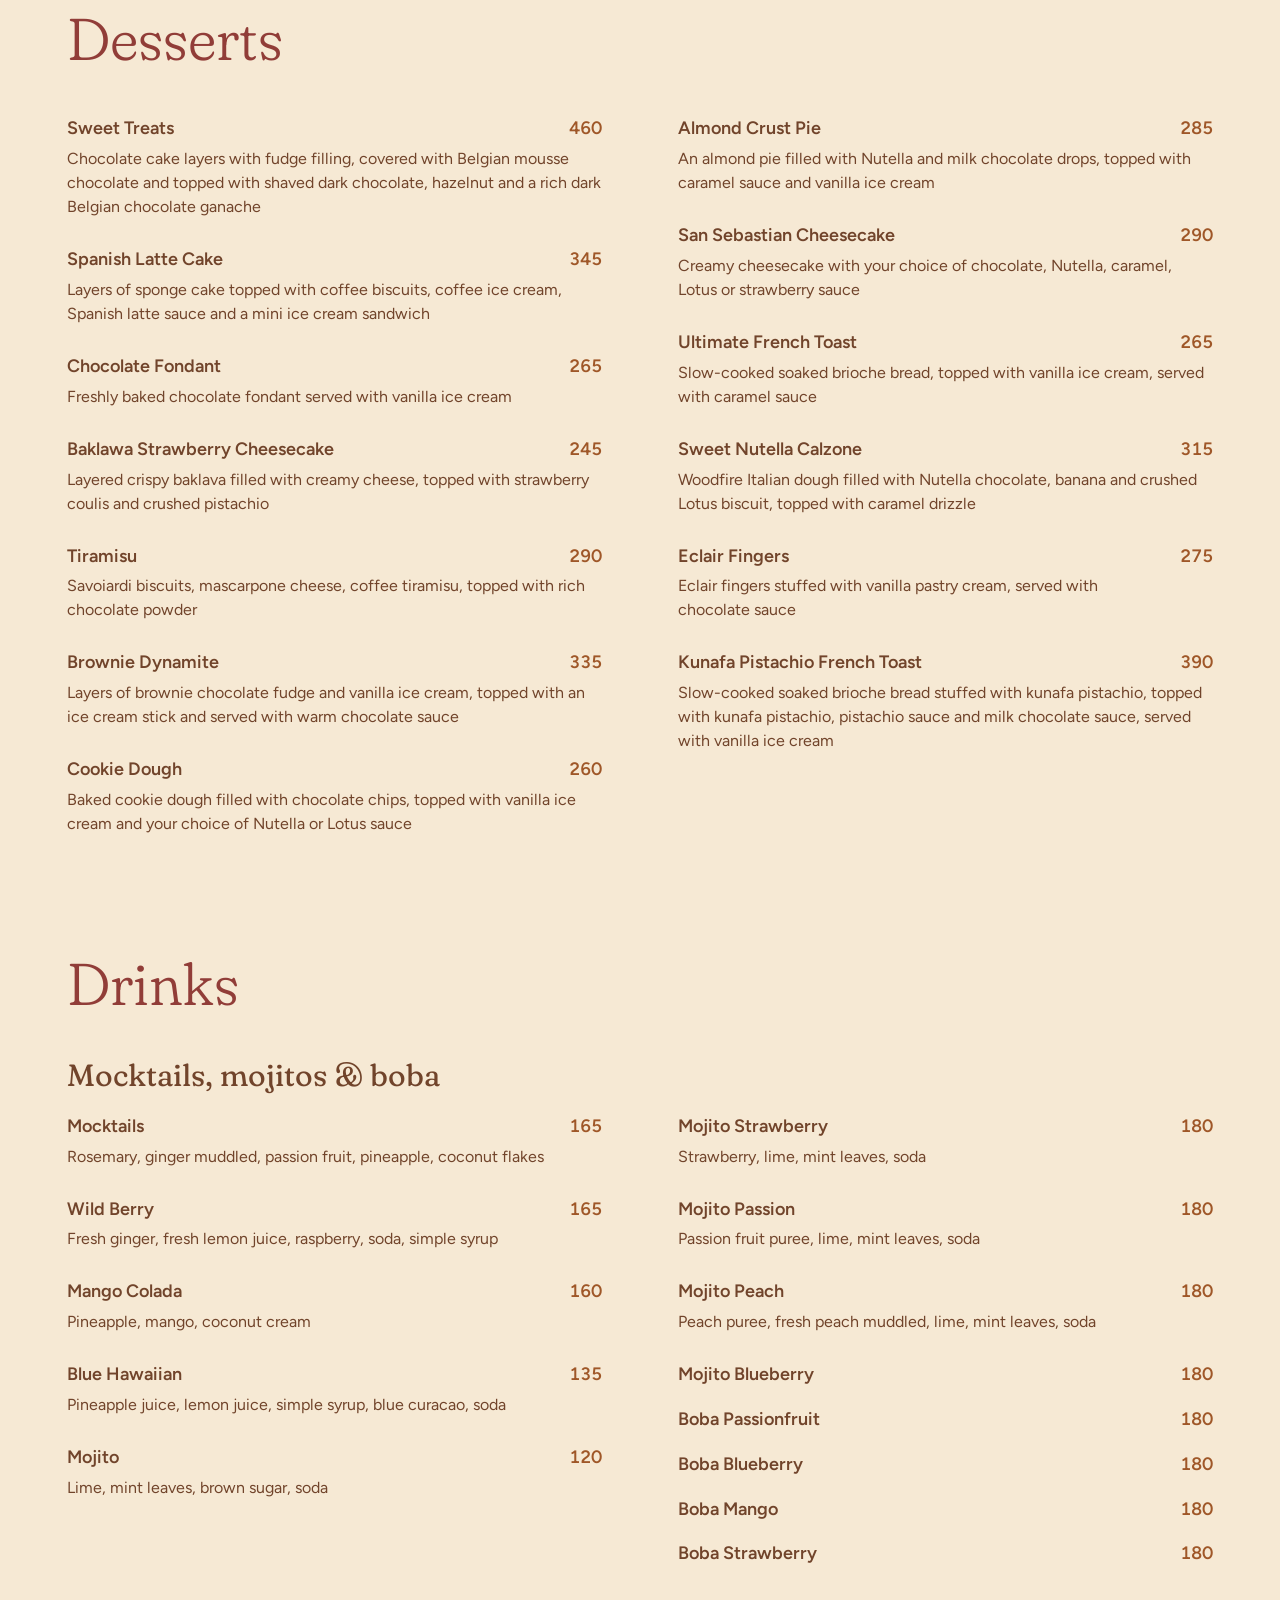
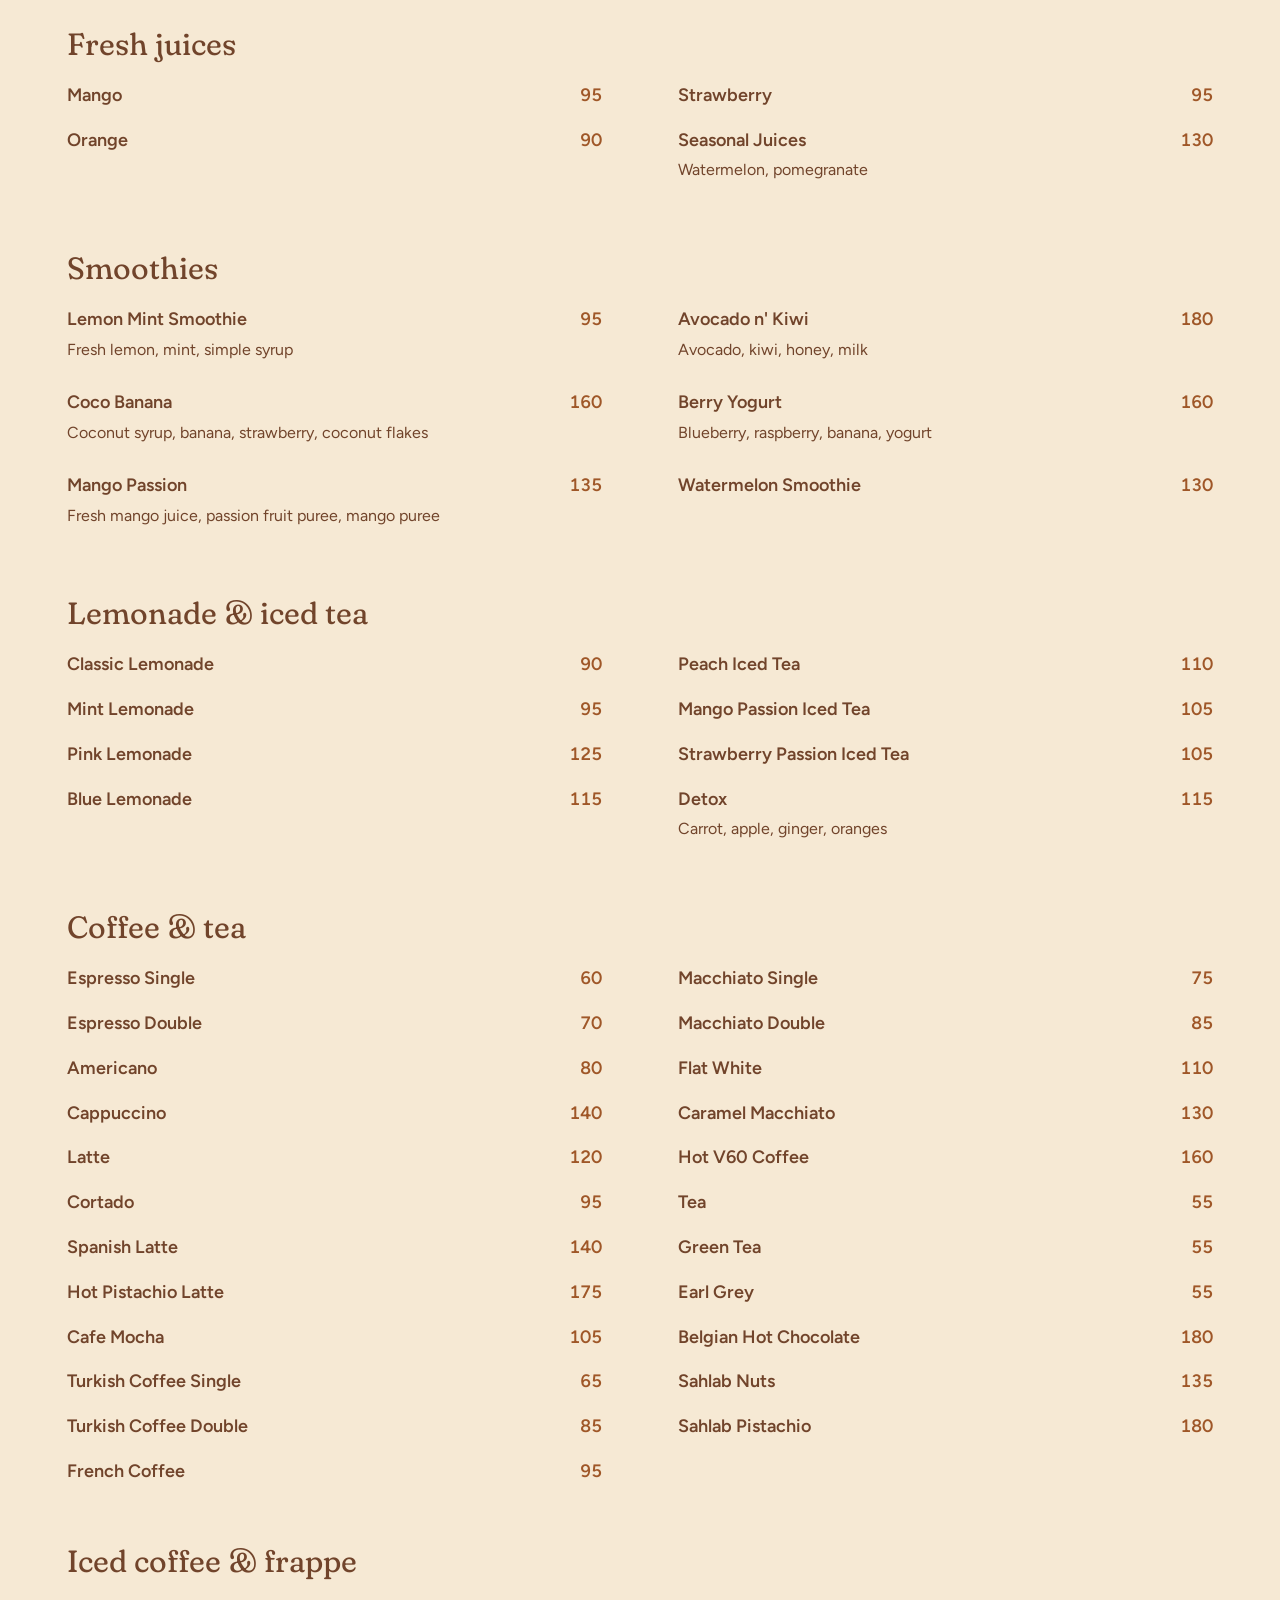
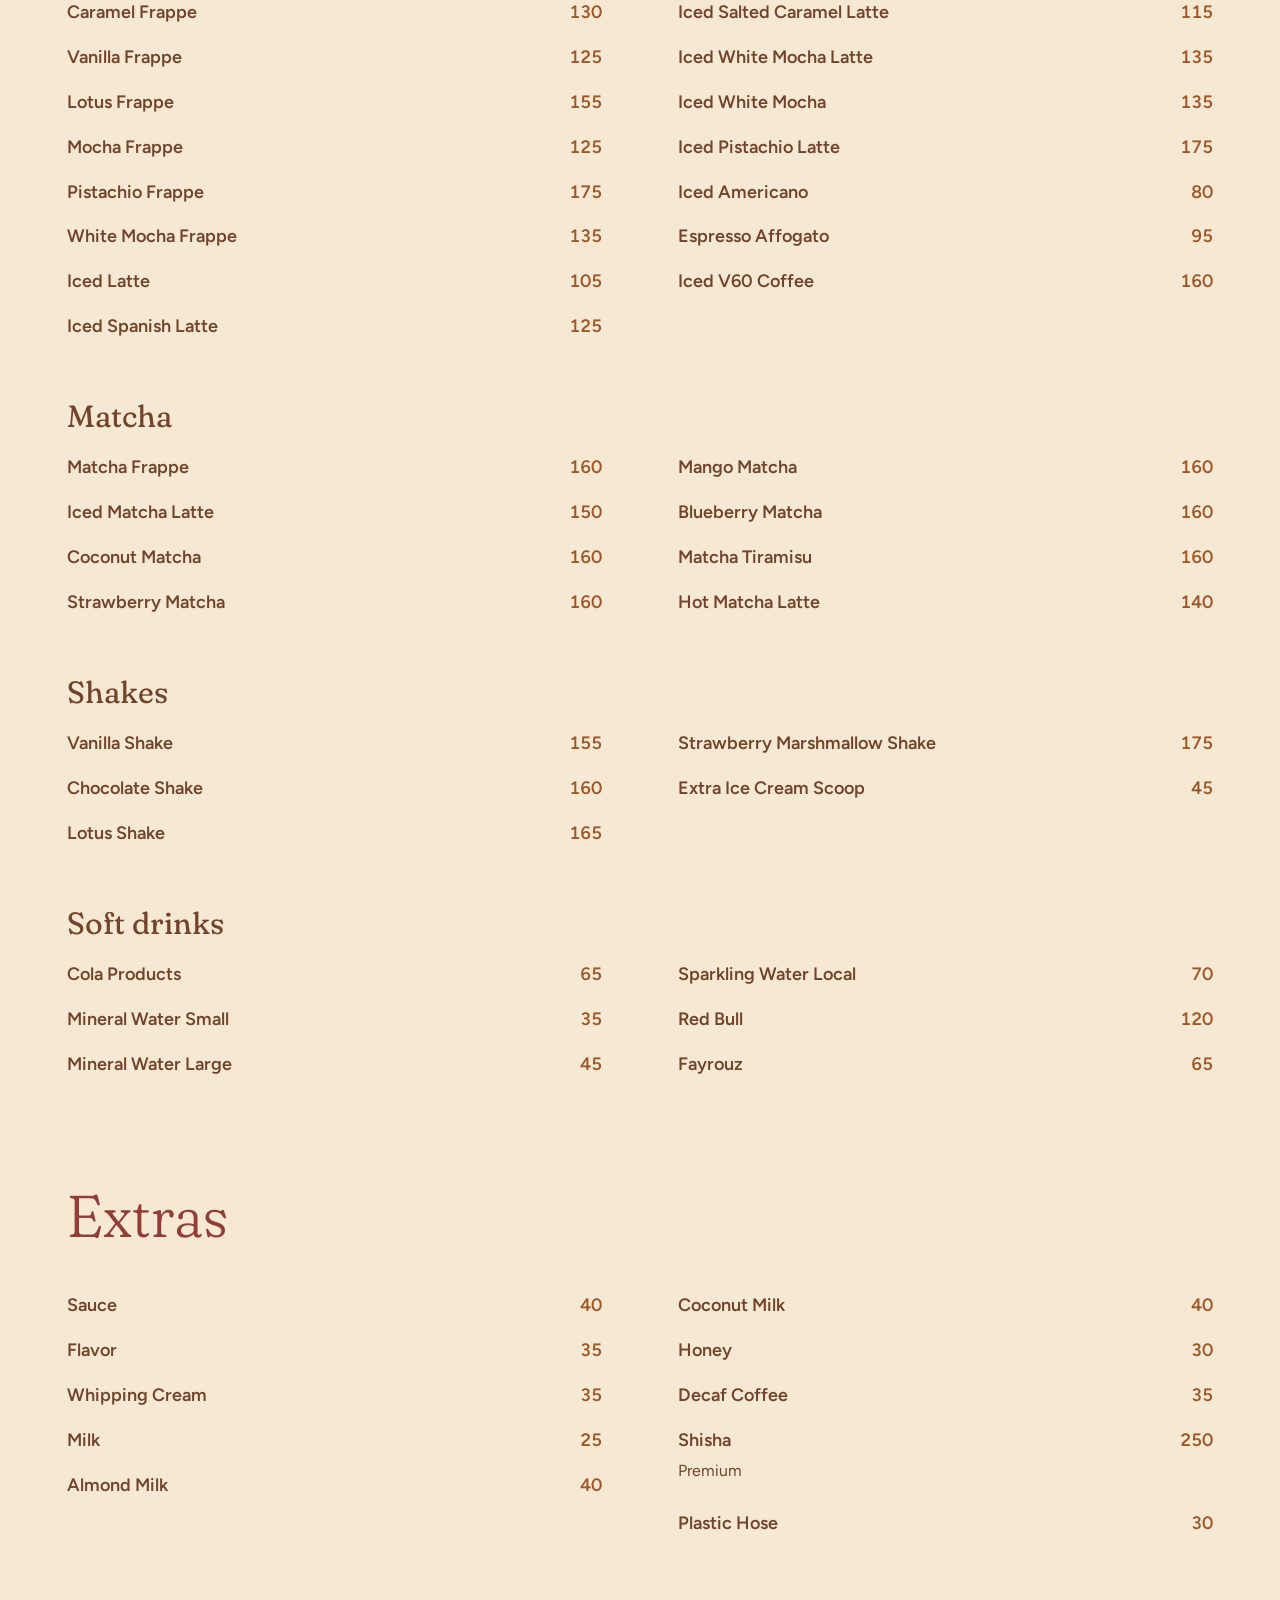
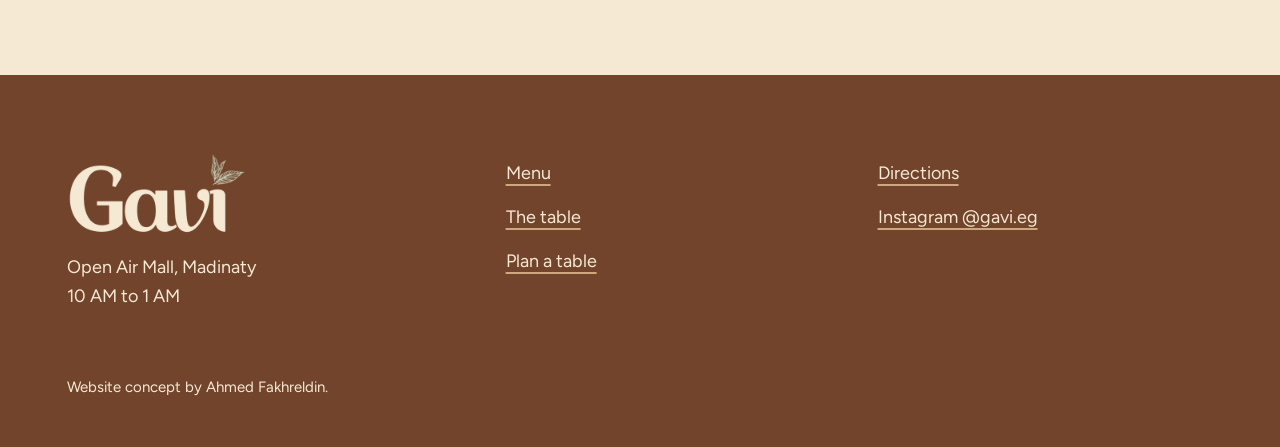
<file: menu.html>
<!doctype html>
<html lang="en">
<head>
<meta charset="utf-8">
<meta name="viewport" content="width=device-width, initial-scale=1, minimum-scale=1">
<title>Menu | Gavi, Madinaty</title>
<meta name="description" content="The Gavi menu: wood fired pizza, pasta and gnocchi, burgers, grills, seafood, desserts and drinks, with prices in EGP.">
<meta name="theme-color" content="#F6E9D4">
<meta property="og:type" content="website">
<meta property="og:site_name" content="Gavi">
<meta property="og:title" content="Menu | Gavi, Madinaty">
<meta property="og:description" content="The Gavi menu: wood fired pizza, pasta and gnocchi, burgers, grills, seafood, desserts and drinks, with prices in EGP.">
<meta property="og:url" content="https://ahmedfakhr1.github.io/gavi-preview/menu.html">
<meta property="og:image" content="https://ahmedfakhr1.github.io/gavi-preview/img/og.jpg">
<meta property="og:image:width" content="1200">
<meta property="og:image:height" content="630">
<meta name="twitter:card" content="summary_large_image">
<link rel="icon" href="icon.png" type="image/png">
<link rel="apple-touch-icon" href="apple-touch-icon.png">
<link rel="preload" href="fonts/figtree-dab710.woff2" as="font" type="font/woff2" crossorigin>
<link rel="preload" href="fonts/fraunces-c8e588.woff2" as="font" type="font/woff2" crossorigin>
<style>html.fl body{opacity:0}body{transition:opacity .25s ease}</style>
<script>(function(){var d=document,r=d.documentElement;r.classList.add('js','fl');var done=function(){r.classList.remove('fl')};setTimeout(done,1200);if(d.fonts&&d.fonts.load){Promise.all([d.fonts.load('300 1em Fraunces','a'),d.fonts.load('400 1em Fraunces','a'),d.fonts.load('500 1em Figtree','a')]).then(done,done)}else{done()}})();</script>
<link rel="stylesheet" href="fonts.css?v=2">
<link rel="stylesheet" href="site.css?v=2">
<script src="site.js?v=2" defer></script>
</head>
<body class="has-dock">
<a class="skip" href="#main">Skip to content</a>
<header class="hdr is-solid" id="hdr">
  <a class="hdr-logo" href="index.html" aria-label="Gavi, home"><img class="logo-cream" src="img/logo-cream.png" alt="" width="900" height="416"><img class="logo-brick" src="img/logo-brick.png" alt="" width="900" height="416"></a>
  <nav class="hdr-nav" aria-label="Main">
    <a href="menu.html" aria-current="page">Menu</a>
    <a href="index.html#table">The table</a>
    <a href="index.html#visit">Visit</a>
  </nav>
  <div class="hdr-actions">
    <a class="btn btn-brick btn-sm hdr-cta" href="index.html#plan">Plan a table</a>
    <button class="ar-btn" type="button" aria-haspopup="dialog" aria-label="Arabic">AR</button>
    <button class="burger" type="button" aria-label="Open menu" aria-expanded="false" aria-controls="drawer"><span></span><span></span></button>
  </div>
</header>
<div class="drawer" id="drawer" inert>
  <div class="drawer-bg" data-close></div>
  <aside class="drawer-panel" role="dialog" aria-modal="true" aria-label="Menu">
    <div class="drawer-top"><img src="img/logo-cream.png" alt="Gavi" width="900" height="416"><button class="drawer-close" type="button" aria-label="Close menu" data-close><span></span><span></span></button></div>
    <nav class="drawer-links" aria-label="Mobile">
      <a href="menu.html">Menu</a>
      <a href="index.html#plan">Plan a table</a>
      <a href="index.html#table">The table</a>
      <a href="index.html#visit">Visit</a>
      <a href="https://www.instagram.com/gavi.eg/" target="_blank" rel="noopener">Instagram</a>
    </nav>
    <div class="drawer-foot"><p>Open Air Mall, Madinaty<br>10 AM to 1 AM</p><a class="btn btn-cream" href="https://www.google.com/maps/search/?api=1&amp;query=Gavi%20Open%20Air%20Mall%20Madinaty" target="_blank" rel="noopener">Directions</a></div>
  </aside>
</div>
<main id="main">

<section class="menu-hero">
  <img class="menu-hero-img" src="img/menu-banner.webp" srcset="img/menu-banner-s.webp 720w, img/menu-banner.webp 1152w" sizes="(max-width: 899px) 100vw, 59vw" width="1152" height="1440" alt="A pizza on a peel at the mouth of the copper oven" fetchpriority="high">
  <div class="menu-hero-in">
    <h1>The menu</h1>
    <p>Wood fired pizza, pasta, grills, desserts and drinks.</p>
  </div>
</section>

<div class="menu-intro">
  <div class="wrap">
    <p class="menu-note">Prices in EGP. Prices may change, please confirm with the team.</p>
    <div class="field search">
      <label for="q">Search the menu</label>
      <input class="inp" id="q" type="search" autocomplete="off" aria-controls="menu-body">
      <button class="search-clear" id="q-clear" type="button" aria-label="Clear search"><span></span><span></span></button>
    </div>
  </div>
</div>

<nav class="chipbar" id="chipbar" aria-label="Menu sections">
  <div class="chipbar-in">
<a href="#soups">Soups</a>
<a href="#salads">Salads</a>
<a href="#pizza">Pizza</a>
<a href="#panuozzo">Panuozzo</a>
<a href="#burgers">Burgers</a>
<a href="#pasta">Pasta &amp; gnocchi</a>
<a href="#risotto">Risotto &amp; noodles</a>
<a href="#beef">Beef &amp; lamb</a>
<a href="#chicken">Chicken</a>
<a href="#seafood">Seafood</a>
<a href="#kids">Kids</a>
<a href="#desserts">Desserts</a>
<a href="#drinks">Drinks</a>
<a href="#extras">Extras</a>
  </div>
</nav>

<div class="menu-body" id="menu-body">
  <div class="wrap">
<section class="m-sec" id="soups" aria-labelledby="h-soups">
<h2 id="h-soups">Soups</h2>
<div class="m-grp">
<ul class="m-list">
<li class="m-item"><div class="m-top"><span class="m-name">Shrimp Bisque</span><span class="m-price">310</span></div><p class="m-desc">Creamy spiced prawn bisque served with toasted bread and fine herbs olive oil</p></li>
<li class="m-item"><div class="m-top"><span class="m-name">Truffle Mushrooms</span><span class="m-price">230</span></div><p class="m-desc">Creamy mushroom soup mixed with truffle paste, served with crispy croutons</p></li>
<li class="m-item"><div class="m-top"><span class="m-name">Cheesy Chicken Pottage</span><span class="m-price">195</span></div><p class="m-desc">All cheeses creamy pottage mixed with shredded roasted chicken</p></li>
<li class="m-item"><div class="m-top"><span class="m-name">Tomato Soup</span><span class="m-price">185</span></div><p class="m-desc">Creamy tomato soup served with crispy crouton bread</p></li>
</ul>
</div>
</section>
<section class="m-sec" id="salads" aria-labelledby="h-salads">
<h2 id="h-salads">Salads</h2>
<div class="m-grp">
<ul class="m-list">
<li class="m-item"><div class="m-top"><span class="m-name">Mushroom &amp; Rocca</span><span class="m-price">245</span></div><p class="m-desc">Rocca, mushroom, cherry tomato and parmesan cheese, mixed with Italian dressing</p></li>
<li class="m-item"><div class="m-top"><span class="m-name">Goat Cheese &amp; Beetroot</span><span class="m-price">295</span></div><p class="m-desc">Arugula, goat cheese, beetroot, avocado, sliced orange, caramelized walnuts</p></li>
<li class="m-item"><div class="m-top"><span class="m-name">Shrimp Avocado</span><span class="m-price">440</span></div><p class="m-desc">Mixed greens, avocado, cherry tomato, sweet corn, marinated shrimp and lemon dressing</p></li>
<li class="m-item"><div class="m-top"><span class="m-name">Smoked Salmon</span><span class="m-price">430</span></div><p class="m-desc">Smoked salmon, mixed greens, avocado, shredded carrot, shredded cucumber, cherry tomato, onion, capers, sesame seeds and thyme lemon dressing</p></li>
<li class="m-item"><div class="m-top"><span class="m-name">Mediterranean Bocconcini</span><span class="m-price">290</span></div><p class="m-desc">Baby arugula, bocconcini cheese, grilled vegetables, caramelized walnuts, marinated oven plum tomatoes and pesto olive oil drizzle</p></li>
<li class="m-item"><div class="m-top"><span class="m-name">Quinoa Salad</span><span class="m-price">230</span></div><p class="m-desc">Vegetable brunoise and steamed quinoa, arugula, shaved roasted almonds, kalamata olives, plum tomatoes and aged quinoa dressing</p></li>
<li class="m-item"><div class="m-top"><span class="m-name">Portobello Chicken Halloumi</span><span class="m-price">385</span></div><p class="m-desc">Mixed greens, roasted portobello mushrooms, grilled halloumi cheese, char-grilled marinated white chicken, grated parmesan and aged balsamic dressing</p></li>
<li class="m-item"><div class="m-top"><span class="m-name">Chicken Caesar</span><span class="m-price">295</span></div><p class="m-desc">Crunchy lettuce coated with special creamy Caesar dressing, char-grilled marinated white chicken, golden croutons and shaved aged parmesan cheese</p></li>
<li class="m-item"><div class="m-top"><span class="m-name">Chicken Ranch</span><span class="m-price">295</span></div><p class="m-desc">Mixed greens, avocado, cherry tomato, cucumber, sweet corn, onion, red beans, fried chicken and ranch sauce</p></li>
<li class="m-item"><div class="m-top"><span class="m-name">The Signature Burrata</span><span class="m-price">390</span></div><p class="m-desc">Creamy burrata cheese, mixed greens, caramelized walnuts, plum tomatoes, mushroom, balsamic dressing and truffle oil</p></li>
</ul>
</div>
</section>
<section class="m-sec" id="pizza" aria-labelledby="h-pizza">
<h2 id="h-pizza">Pizza</h2>
<p class="m-sub">Wood fired Italian dough, topped with</p>
<div class="m-grp">
<ul class="m-list">
<li class="m-item"><div class="m-top"><span class="m-name">Napoletana</span><span class="m-price">310</span></div><p class="m-desc">Imported Italian tomato sauce, mozzarella cheese, fresh basil and olive oil</p></li>
<li class="m-item"><div class="m-top"><span class="m-name">Vegetariana</span><span class="m-price">325</span></div><p class="m-desc">Imported Italian tomato sauce, mozzarella cheese, mushroom, eggplant, zucchini, bell pepper and olive oil</p></li>
<li class="m-item"><div class="m-top"><span class="m-name">Pepperoni</span><span class="m-price">330</span></div><p class="m-desc">Imported Italian tomato sauce, peppered pepperoni, mozzarella cheese and spiced olive oil</p></li>
<li class="m-item"><div class="m-top"><span class="m-name">Gavi Pizza</span><span class="m-price">360</span></div><p class="m-desc">Imported Italian tomato sauce, spiced sausage, grilled bell peppers, mozzarella cheese, red cheddar cheese, spiced oil and baby arugula</p></li>
<li class="m-item"><div class="m-top"><span class="m-name">Burrata</span><span class="m-price">465</span></div><p class="m-desc">Imported Italian tomato sauce, parmesan cheese, burrata cheese, baby rocca, cherry tomato and balsamic cream</p></li>
<li class="m-item"><div class="m-top"><span class="m-name">Chicken BBQ</span><span class="m-price">345</span></div><p class="m-desc">House made BBQ sauce, marinated chicken, mozzarella cheese, parmesan cheese and onion</p></li>
<li class="m-item"><div class="m-top"><span class="m-name">Quattro Formaggi</span><span class="m-price">430</span></div><p class="m-desc">Fresh cream, blue cheese, mozzarella cheese, cheddar cheese, grated parmesan and basil leaves</p></li>
<li class="m-item"><div class="m-top"><span class="m-name">Tartufo Nero</span><span class="m-price">520</span></div><p class="m-desc">House made creamy truffle sauce, buffalo mozzarella, sautéed portobello mushrooms and truffle oil</p></li>
<li class="m-item"><div class="m-top"><span class="m-name">Smoked Salmon</span><span class="m-price">490</span></div><p class="m-desc">Mozzarella cheese, creamy cheese, smoked salmon, capers, fresh onion, sliced lemon and baby arugula</p></li>
<li class="m-item"><div class="m-top"><span class="m-name">Frutti Di Mare</span><span class="m-price">640</span></div><p class="m-desc">Imported Italian tomato sauce, mozzarella cheese, baby shrimps, mussels, grilled baby calamari and baby arugula</p></li>
<li class="m-item"><div class="m-top"><span class="m-name">Honey Goat Cheese</span><span class="m-price">315</span></div><p class="m-desc">Mozzarella cheese, fresh cream, goat cheese, sautéed spinach, black olives, fresh onion and honey</p></li>
</ul>
</div>
</section>
<section class="m-sec" id="panuozzo" aria-labelledby="h-panuozzo">
<h2 id="h-panuozzo">Panuozzo</h2>
<p class="m-sub">Pizza sandwiches, stuffed with</p>
<div class="m-grp">
<ul class="m-list">
<li class="m-item"><div class="m-top"><span class="m-name">Halloumi Pesto Panuozzo</span><span class="m-price">330</span></div><p class="m-desc">Pesto sauce, grilled halloumi cheese, arugula and tomato</p></li>
<li class="m-item"><div class="m-top"><span class="m-name">Dynamite Chicken Panuozzo</span><span class="m-price">335</span></div><p class="m-desc">Mozzarella cheese, panko chicken breast, dynamite sauce, baby rocca and parmesan cheese</p></li>
<li class="m-item"><div class="m-top"><span class="m-name">Pepperoni Panuozzo</span><span class="m-price">330</span></div><p class="m-desc">Mozzarella cheese, pepperoni, parmesan cheese, jalapeno and baby rocca</p></li>
</ul>
</div>
</section>
<section class="m-sec" id="burgers" aria-labelledby="h-burgers">
<h2 id="h-burgers">Burgers &amp; sandwiches</h2>
<div class="m-grp">
<ul class="m-list">
<li class="m-item"><div class="m-top"><span class="m-name">Creative Toasties</span><span class="m-price">365</span></div><p class="m-desc">Char grilled prime beef patty, cheddar cheese, brioche bun, grilled onions, lettuce and tomatoes, served with spiced fries</p></li>
<li class="m-item"><div class="m-top"><span class="m-name">Truffle Burger</span><span class="m-price">395</span></div><p class="m-desc">Prime beef burger patty, brioche bun, creamy truffle sauce, sautéed mushrooms and Emmental cheese, served with spiced fries</p></li>
<li class="m-item"><div class="m-top"><span class="m-name">Crispy Chicken Burger</span><span class="m-price">330</span></div><p class="m-desc">Crispy chicken breast, brioche bun, tomato, lettuce, pickles, peppered cocktail sauce, melted cheddar cheese and smoked turkey, served with spiced fries</p></li>
<li class="m-item"><div class="m-top"><span class="m-name">Buffalo Chicken</span><span class="m-price">330</span></div><p class="m-desc">Crispy chicken breast glazed with buffalo sauce, brioche bun, ranch sauce and lettuce, served with spiced fries</p></li>
<li class="m-item"><div class="m-top"><span class="m-name">Steakhouse</span><span class="m-price">485</span></div><p class="m-desc">Ciabatta bread filled with pepper mayo, sautéed BBQ creamy lean beef filet, onions, bell peppers and melted cheddar cheese, served with peppered mayo sauce and spiced fries</p></li>
<li class="m-item"><div class="m-top"><span class="m-name">Lime Smokey Salmon</span><span class="m-price">465</span></div><p class="m-desc">Rustique bun filled with lime wood smoky salmon filet, wasabi ginger sauce, sautéed spinach, fresh onions and cream cheese, served with spiced fries</p></li>
<li class="m-item"><div class="m-top"><span class="m-name">Artistic Chicken Club</span><span class="m-price">390</span></div><p class="m-desc">Classic toasted white bread filled with grilled marinated chicken, Manchego cheese, omelet, smoked turkey, tomatoes, gherkin pickles and peppered cocktail sauce, served with spiced fries</p></li>
<li class="m-item"><div class="m-top"><span class="m-name">Chicken Avocado Caprese</span><span class="m-price">385</span></div><p class="m-desc">Ciabatta bread filled with fresh mozzarella, truffle mayo, char grilled white chicken, avocado, pesto sauce and tomatoes, served with spiced fries</p></li>
</ul>
</div>
</section>
<section class="m-sec" id="pasta" aria-labelledby="h-pasta">
<h2 id="h-pasta">Pasta &amp; gnocchi</h2>
<div class="m-grp">
<ul class="m-list">
<li class="m-item"><div class="m-top"><span class="m-name">Pastas &amp; More</span><span class="m-price">265</span></div><p class="m-desc">Penne pasta, tomato sauce, cherry tomato, basil, chilli pepper and parmesan cheese</p></li>
<li class="m-item"><div class="m-top"><span class="m-name">Alfredo</span><span class="m-price">380</span></div><p class="m-desc">Linguini pasta, mushrooms, sautéed chicken, creamy Alfredo sauce, topped with grated parmesan cheese</p></li>
<li class="m-item"><div class="m-top"><span class="m-name">Chicken Pepperoni Rigatoni</span><span class="m-price">390</span></div><p class="m-desc">Rigatoni pasta, creamy cheese sauce, sautéed chicken, pepperoni, mushrooms and bell pepper</p></li>
<li class="m-item"><div class="m-top"><span class="m-name">Tuscan Chicken</span><span class="m-price">380</span></div><p class="m-desc">Rigatoni pasta, grilled chicken, Tuscan sauce (a mix of fresh cream and tomato sauce), sautéed spinach and sundried tomato, topped with parmesan cheese</p></li>
<li class="m-item"><div class="m-top"><span class="m-name">Penne Beef</span><span class="m-price">430</span></div><p class="m-desc">Penne pasta, sliced beef tenderloin, sautéed spinach, sundried tomatoes, gravy mushroom sauce, topped with parmesan cheese</p></li>
<li class="m-item"><div class="m-top"><span class="m-name">Ragu Alla Bolognese</span><span class="m-price">390</span></div><p class="m-desc">Tagliatelle pasta, slow cooked beef brisket, rich marinara sauce, topped with parmesan cheese</p></li>
<li class="m-item"><div class="m-top"><span class="m-name">Creamy Truffle Pasta</span><span class="m-price">465</span></div><p class="m-desc">Rigatoni pasta, mushrooms, creamy truffle sauce, topped with parmesan cheese and truffle oil</p></li>
<li class="m-item"><div class="m-top"><span class="m-name">Pink Seafood Linguini</span><span class="m-price">560</span></div><p class="m-desc">Linguini pasta, shrimps, mussels, calamari, pink sauce, topped with parmesan cheese and spicy olive oil</p></li>
<li class="m-item"><div class="m-top"><span class="m-name">Pesto Pasta</span><span class="m-price">320</span></div><p class="m-desc">Linguini pasta with house made creamy pesto sauce, topped with parmesan cheese and spiced oil</p></li>
<li class="m-item"><div class="m-top"><span class="m-name">Spaghetti Salmon</span><span class="m-price">485</span></div><p class="m-desc">Spaghetti pasta, creamy white sauce, grilled fresh salmon, sautéed spinach, capers, fresh onion, smoked Gouda cheese, topped with parmesan cheese</p></li>
<li class="m-item"><div class="m-top"><span class="m-name">Gnocchi All&#x27;Arrabbiata</span><span class="m-price">265</span></div><p class="m-desc">Homemade gnocchi, tomato sauce, cherry tomato, basil, chilli pepper and parmesan cheese</p></li>
<li class="m-item"><div class="m-top"><span class="m-name">Truffle Gnocchi</span><span class="m-price">320</span></div><p class="m-desc">Homemade gnocchi, creamy truffle sauce and parmesan cheese</p></li>
<li class="m-item"><div class="m-top"><span class="m-name">Pesto Gnocchi</span><span class="m-price">315</span></div><p class="m-desc">Homemade gnocchi, creamy pesto sauce and parmesan cheese</p></li>
</ul>
</div>
</section>
<section class="m-sec" id="risotto" aria-labelledby="h-risotto">
<h2 id="h-risotto">Risotto &amp; noodles</h2>
<div class="m-grp">
<ul class="m-list">
<li class="m-item plain"><div class="m-top"><span class="m-name">Brown Mushroom Risotto</span><span class="m-price">285</span></div></li>
<li class="m-item plain"><div class="m-top"><span class="m-name">Add Truffle Oil</span><span class="m-price">60</span></div></li>
<li class="m-item"><div class="m-top"><span class="m-name">Greenery Shrimp Risotto</span><span class="m-price">540</span></div><p class="m-desc">All herbs creamy risotto topped with glazed baby tiger shrimps and shaved fried leeks</p></li>
<li class="m-item"><div class="m-top"><span class="m-name">Chicken Noodles</span><span class="m-price">290</span></div><p class="m-desc">Noodles, tender chicken strips, green and red pepper, carrots, zucchini, ginger, oyster sauce</p></li>
<li class="m-item"><div class="m-top"><span class="m-name">Beef Noodles</span><span class="m-price">390</span></div><p class="m-desc">Noodles, sliced beef tenderloin, mushroom, vegetables, white sesame, hoisin sauce</p></li>
</ul>
</div>
</section>
<div class="m-pair" id="m-pair">
  <figure><img src="img/kitchen-a.webp" sizes="(max-width: 760px) 50vw, 600px" width="720" height="560" alt="A plated main under melted cheese sauce with a roasted tomato, on a dark wood table with a fork and knife" loading="lazy" decoding="async"></figure>
  <figure><img src="img/kitchen-b.webp" srcset="img/kitchen-b-s.webp 720w, img/kitchen-b.webp 1152w" sizes="(max-width: 760px) 50vw, 600px" width="1152" height="897" alt="Salmon with sesame, mashed potato and vegetables on a marble table, with a glass of mint lemonade" loading="lazy" decoding="async"></figure>
</div><section class="m-sec" id="beef" aria-labelledby="h-beef">
<h2 id="h-beef">Beef &amp; lamb</h2>
<div class="m-grp">
<ul class="m-list">
<li class="m-item"><div class="m-top"><span class="m-name">Filet Mignon</span><span class="m-price">680</span></div><p class="m-desc">Char grilled prime beef filet served with your choice of two side dishes or pasta and your choice of sauce</p></li>
<li class="m-item"><div class="m-top"><span class="m-name">Steak &amp; Fries</span><span class="m-price">690</span></div><p class="m-desc">Char grilled prime beef filet, French fries, topped with inventive mushroom sauce</p></li>
<li class="m-item"><div class="m-top"><span class="m-name">Sizzler Butter Steak</span><span class="m-price">690</span></div><p class="m-desc">Char grilled prime beef filet, peppered Swiss butter sauce, French fries and dipping white baguette</p></li>
<li class="m-item"><div class="m-top"><span class="m-name">Mongolian Beef</span><span class="m-price">660</span></div><p class="m-desc">Crispy tender beef stir fried in a sweet and savory sauce with a hint of spice, served with basmati rice</p></li>
<li class="m-item"><div class="m-top"><span class="m-name">Beef Stroganoff</span><span class="m-price">640</span></div><p class="m-desc">Prime beef tenderloin strips cooked with roasted mushrooms, roasted bell peppers, onions and gravy sauce, served with basmati rice</p></li>
<li class="m-item"><div class="m-top"><span class="m-name">Veal Escallop</span><span class="m-price">665</span></div><p class="m-desc">Pan-seared breaded veal escalope topped with arugula, cherry tomato and parmesan cheese, served with spaghetti red sauce</p></li>
<li class="m-item"><div class="m-top"><span class="m-name">Striploin Steak</span><span class="m-price">890</span></div><p class="m-desc">South African striploin steak, served with your choice of two side dishes or pasta and your choice of sauce</p></li>
<li class="m-item"><div class="m-top"><span class="m-name">Lamb Shank</span><span class="m-price">890</span></div><p class="m-desc">Slow cooked tender Australian lamb shank with gravy sauce, served with creamy mashed potato or basmati oriental rice and baby vegetables</p></li>
<li class="m-item plain"><div class="m-top"><span class="m-name">Beef Short Ribs</span><span class="m-price">580</span></div></li>
</ul>
</div>
</section>
<section class="m-sec" id="chicken" aria-labelledby="h-chicken">
<h2 id="h-chicken">Chicken</h2>
<div class="m-grp">
<ul class="m-list">
<li class="m-item"><div class="m-top"><span class="m-name">Chicken Mushroom</span><span class="m-price">425</span></div><p class="m-desc">Char grilled chicken breast, topped with inventive mushroom sauce, served with your choice of two side dishes</p></li>
<li class="m-item"><div class="m-top"><span class="m-name">Tuscan Chicken</span><span class="m-price">485</span></div><p class="m-desc">Char grilled chicken breast topped with Tuscan sauce (a mix of fresh cream and tomato sauce), sautéed spinach, parmesan cheese and sundried tomato, served with your choice of two side dishes</p></li>
<li class="m-item"><div class="m-top"><span class="m-name">Swiss Butter Chicken</span><span class="m-price">430</span></div><p class="m-desc">Char grilled chicken breast, peppered Swiss butter sauce, French fries and dipping white baguette</p></li>
<li class="m-item"><div class="m-top"><span class="m-name">Chicken Colorado</span><span class="m-price">495</span></div><p class="m-desc">Fried panko chicken topped with creamy white sauce, beef bacon, parmesan cheese and mozzarella cheese, served with spaghetti white sauce</p></li>
<li class="m-item"><div class="m-top"><span class="m-name">Pink Chicken Parmesan</span><span class="m-price">490</span></div><p class="m-desc">Fried panko chicken topped with pink sauce, mozzarella cheese and parmesan cheese, served with spaghetti pink sauce</p></li>
<li class="m-item"><div class="m-top"><span class="m-name">Crispy Chicken Cheddar</span><span class="m-price">485</span></div><p class="m-desc">Fried panko chicken coated with beef bacon, jalapenos and cheese, served with fried potato cake and cheddar sauce</p></li>
<li class="m-item"><div class="m-top"><span class="m-name">Cordon Bleu</span><span class="m-price">480</span></div><p class="m-desc">Fried golden and crispy chicken roll filled with cheeses and smoked turkey, served with creamy mashed potato and Gavi salad</p></li>
<li class="m-item"><div class="m-top"><span class="m-name">Signature Chicken Pan</span><span class="m-price">445</span></div><p class="m-desc">Sliced chicken breast cooked in creamy cheese sauce, pepperoni, mushrooms and bell pepper, served with white rice</p></li>
<li class="m-item"><div class="m-top"><span class="m-name">Creamy Chicken Florentine</span><span class="m-price">460</span></div><p class="m-desc">Grilled chicken breast in creamy spinach parmesan sauce, mushroom and beef bacon, served with white basmati rice</p></li>
<li class="m-item"><div class="m-top"><span class="m-name">Chicken Honey Teriyaki</span><span class="m-price">390</span></div><p class="m-desc">Fried golden chicken bites cooked in honey teriyaki sauce, topped with white sesame, served with basmati rice</p></li>
</ul>
</div>
</section>
<section class="m-sec" id="seafood" aria-labelledby="h-seafood">
<h2 id="h-seafood">Seafood</h2>
<div class="m-grp">
<ul class="m-list">
<li class="m-item"><div class="m-top"><span class="m-name">Salmon Ponzu</span><span class="m-price">760</span></div><p class="m-desc">Ponzu roast Scottish salmon, creamy mashed potato, peppered teriyaki sauce, served with sautéed vegetables</p></li>
<li class="m-item"><div class="m-top"><span class="m-name">Sea Bass Fillet</span><span class="m-price">730</span></div><p class="m-desc">A fresh cut of pan-seared sea bass served with greenery risotto and lemon butter sauce</p></li>
<li class="m-item"><div class="m-top"><span class="m-name">Seafood Bisque</span><span class="m-price">640</span></div><p class="m-desc">Marinated shrimp, calamari, mussels, mushrooms and bell pepper cooked in bisque sauce, topped with smoked Gouda cheese, served with white rice</p></li>
<li class="m-item"><div class="m-top"><span class="m-name">Butter Lime Shrimps</span><span class="m-price">680</span></div><p class="m-desc">Marinated shrimp in butter lime zest sauce, served with basmati rice</p></li>
</ul>
</div>
</section>
<section class="m-sec" id="kids" aria-labelledby="h-kids">
<h2 id="h-kids">Kids</h2>
<div class="m-grp">
<ul class="m-list">
<li class="m-item"><div class="m-top"><span class="m-name">Kid&#x27;s Meal</span><span class="m-price">220</span></div><p class="m-desc">Spaghetti pasta with house-made bolognese sauce</p></li>
<li class="m-item plain"><div class="m-top"><span class="m-name">Kid&#x27;s Pasta, White Sauce</span><span class="m-price">190</span></div></li>
<li class="m-item plain"><div class="m-top"><span class="m-name">Kid&#x27;s Pasta, Red Sauce</span><span class="m-price">140</span></div></li>
<li class="m-item"><div class="m-top"><span class="m-name">Golden Chicken Strips</span><span class="m-price">235</span></div><p class="m-desc">Golden fried chicken strips, served with French fries</p></li>
</ul>
</div>
</section>
<section class="m-sec" id="desserts" aria-labelledby="h-desserts">
<h2 id="h-desserts">Desserts</h2>
<div class="m-grp">
<ul class="m-list">
<li class="m-item"><div class="m-top"><span class="m-name">Sweet Treats</span><span class="m-price">460</span></div><p class="m-desc">Chocolate cake layers with fudge filling, covered with Belgian mousse chocolate and topped with shaved dark chocolate, hazelnut and a rich dark Belgian chocolate ganache</p></li>
<li class="m-item"><div class="m-top"><span class="m-name">Spanish Latte Cake</span><span class="m-price">345</span></div><p class="m-desc">Layers of sponge cake topped with coffee biscuits, coffee ice cream, Spanish latte sauce and a mini ice cream sandwich</p></li>
<li class="m-item"><div class="m-top"><span class="m-name">Chocolate Fondant</span><span class="m-price">265</span></div><p class="m-desc">Freshly baked chocolate fondant served with vanilla ice cream</p></li>
<li class="m-item"><div class="m-top"><span class="m-name">Baklawa Strawberry Cheesecake</span><span class="m-price">245</span></div><p class="m-desc">Layered crispy baklava filled with creamy cheese, topped with strawberry coulis and crushed pistachio</p></li>
<li class="m-item"><div class="m-top"><span class="m-name">Tiramisu</span><span class="m-price">290</span></div><p class="m-desc">Savoiardi biscuits, mascarpone cheese, coffee tiramisu, topped with rich chocolate powder</p></li>
<li class="m-item"><div class="m-top"><span class="m-name">Brownie Dynamite</span><span class="m-price">335</span></div><p class="m-desc">Layers of brownie chocolate fudge and vanilla ice cream, topped with an ice cream stick and served with warm chocolate sauce</p></li>
<li class="m-item"><div class="m-top"><span class="m-name">Cookie Dough</span><span class="m-price">260</span></div><p class="m-desc">Baked cookie dough filled with chocolate chips, topped with vanilla ice cream and your choice of Nutella or Lotus sauce</p></li>
<li class="m-item"><div class="m-top"><span class="m-name">Almond Crust Pie</span><span class="m-price">285</span></div><p class="m-desc">An almond pie filled with Nutella and milk chocolate drops, topped with caramel sauce and vanilla ice cream</p></li>
<li class="m-item"><div class="m-top"><span class="m-name">San Sebastian Cheesecake</span><span class="m-price">290</span></div><p class="m-desc">Creamy cheesecake with your choice of chocolate, Nutella, caramel, Lotus or strawberry sauce</p></li>
<li class="m-item"><div class="m-top"><span class="m-name">Ultimate French Toast</span><span class="m-price">265</span></div><p class="m-desc">Slow-cooked soaked brioche bread, topped with vanilla ice cream, served with caramel sauce</p></li>
<li class="m-item"><div class="m-top"><span class="m-name">Sweet Nutella Calzone</span><span class="m-price">315</span></div><p class="m-desc">Woodfire Italian dough filled with Nutella chocolate, banana and crushed Lotus biscuit, topped with caramel drizzle</p></li>
<li class="m-item"><div class="m-top"><span class="m-name">Eclair Fingers</span><span class="m-price">275</span></div><p class="m-desc">Eclair fingers stuffed with vanilla pastry cream, served with chocolate sauce</p></li>
<li class="m-item"><div class="m-top"><span class="m-name">Kunafa Pistachio French Toast</span><span class="m-price">390</span></div><p class="m-desc">Slow-cooked soaked brioche bread stuffed with kunafa pistachio, topped with kunafa pistachio, pistachio sauce and milk chocolate sauce, served with vanilla ice cream</p></li>
</ul>
</div>
</section>
<section class="m-sec" id="drinks" aria-labelledby="h-drinks">
<h2 id="h-drinks">Drinks</h2>
<div class="m-grp">
<h3>Mocktails, mojitos &amp; boba</h3>
<ul class="m-list">
<li class="m-item"><div class="m-top"><span class="m-name">Mocktails</span><span class="m-price">165</span></div><p class="m-desc">Rosemary, ginger muddled, passion fruit, pineapple, coconut flakes</p></li>
<li class="m-item"><div class="m-top"><span class="m-name">Wild Berry</span><span class="m-price">165</span></div><p class="m-desc">Fresh ginger, fresh lemon juice, raspberry, soda, simple syrup</p></li>
<li class="m-item"><div class="m-top"><span class="m-name">Mango Colada</span><span class="m-price">160</span></div><p class="m-desc">Pineapple, mango, coconut cream</p></li>
<li class="m-item"><div class="m-top"><span class="m-name">Blue Hawaiian</span><span class="m-price">135</span></div><p class="m-desc">Pineapple juice, lemon juice, simple syrup, blue curacao, soda</p></li>
<li class="m-item"><div class="m-top"><span class="m-name">Mojito</span><span class="m-price">120</span></div><p class="m-desc">Lime, mint leaves, brown sugar, soda</p></li>
<li class="m-item"><div class="m-top"><span class="m-name">Mojito Strawberry</span><span class="m-price">180</span></div><p class="m-desc">Strawberry, lime, mint leaves, soda</p></li>
<li class="m-item"><div class="m-top"><span class="m-name">Mojito Passion</span><span class="m-price">180</span></div><p class="m-desc">Passion fruit puree, lime, mint leaves, soda</p></li>
<li class="m-item"><div class="m-top"><span class="m-name">Mojito Peach</span><span class="m-price">180</span></div><p class="m-desc">Peach puree, fresh peach muddled, lime, mint leaves, soda</p></li>
<li class="m-item plain"><div class="m-top"><span class="m-name">Mojito Blueberry</span><span class="m-price">180</span></div></li>
<li class="m-item plain"><div class="m-top"><span class="m-name">Boba Passionfruit</span><span class="m-price">180</span></div></li>
<li class="m-item plain"><div class="m-top"><span class="m-name">Boba Blueberry</span><span class="m-price">180</span></div></li>
<li class="m-item plain"><div class="m-top"><span class="m-name">Boba Mango</span><span class="m-price">180</span></div></li>
<li class="m-item plain"><div class="m-top"><span class="m-name">Boba Strawberry</span><span class="m-price">180</span></div></li>
</ul>
</div>
<div class="m-grp">
<h3>Fresh juices</h3>
<ul class="m-list">
<li class="m-item plain"><div class="m-top"><span class="m-name">Mango</span><span class="m-price">95</span></div></li>
<li class="m-item plain"><div class="m-top"><span class="m-name">Orange</span><span class="m-price">90</span></div></li>
<li class="m-item plain"><div class="m-top"><span class="m-name">Strawberry</span><span class="m-price">95</span></div></li>
<li class="m-item"><div class="m-top"><span class="m-name">Seasonal Juices</span><span class="m-price">130</span></div><p class="m-desc">Watermelon, pomegranate</p></li>
</ul>
</div>
<div class="m-grp">
<h3>Smoothies</h3>
<ul class="m-list">
<li class="m-item"><div class="m-top"><span class="m-name">Lemon Mint Smoothie</span><span class="m-price">95</span></div><p class="m-desc">Fresh lemon, mint, simple syrup</p></li>
<li class="m-item"><div class="m-top"><span class="m-name">Coco Banana</span><span class="m-price">160</span></div><p class="m-desc">Coconut syrup, banana, strawberry, coconut flakes</p></li>
<li class="m-item"><div class="m-top"><span class="m-name">Mango Passion</span><span class="m-price">135</span></div><p class="m-desc">Fresh mango juice, passion fruit puree, mango puree</p></li>
<li class="m-item"><div class="m-top"><span class="m-name">Avocado n&#x27; Kiwi</span><span class="m-price">180</span></div><p class="m-desc">Avocado, kiwi, honey, milk</p></li>
<li class="m-item"><div class="m-top"><span class="m-name">Berry Yogurt</span><span class="m-price">160</span></div><p class="m-desc">Blueberry, raspberry, banana, yogurt</p></li>
<li class="m-item plain"><div class="m-top"><span class="m-name">Watermelon Smoothie</span><span class="m-price">130</span></div></li>
</ul>
</div>
<div class="m-grp">
<h3>Lemonade &amp; iced tea</h3>
<ul class="m-list">
<li class="m-item plain"><div class="m-top"><span class="m-name">Classic Lemonade</span><span class="m-price">90</span></div></li>
<li class="m-item plain"><div class="m-top"><span class="m-name">Mint Lemonade</span><span class="m-price">95</span></div></li>
<li class="m-item plain"><div class="m-top"><span class="m-name">Pink Lemonade</span><span class="m-price">125</span></div></li>
<li class="m-item plain"><div class="m-top"><span class="m-name">Blue Lemonade</span><span class="m-price">115</span></div></li>
<li class="m-item plain"><div class="m-top"><span class="m-name">Peach Iced Tea</span><span class="m-price">110</span></div></li>
<li class="m-item plain"><div class="m-top"><span class="m-name">Mango Passion Iced Tea</span><span class="m-price">105</span></div></li>
<li class="m-item plain"><div class="m-top"><span class="m-name">Strawberry Passion Iced Tea</span><span class="m-price">105</span></div></li>
<li class="m-item"><div class="m-top"><span class="m-name">Detox</span><span class="m-price">115</span></div><p class="m-desc">Carrot, apple, ginger, oranges</p></li>
</ul>
</div>
<div class="m-grp">
<h3>Coffee &amp; tea</h3>
<ul class="m-list">
<li class="m-item plain"><div class="m-top"><span class="m-name">Espresso Single</span><span class="m-price">60</span></div></li>
<li class="m-item plain"><div class="m-top"><span class="m-name">Espresso Double</span><span class="m-price">70</span></div></li>
<li class="m-item plain"><div class="m-top"><span class="m-name">Americano</span><span class="m-price">80</span></div></li>
<li class="m-item plain"><div class="m-top"><span class="m-name">Cappuccino</span><span class="m-price">140</span></div></li>
<li class="m-item plain"><div class="m-top"><span class="m-name">Latte</span><span class="m-price">120</span></div></li>
<li class="m-item plain"><div class="m-top"><span class="m-name">Cortado</span><span class="m-price">95</span></div></li>
<li class="m-item plain"><div class="m-top"><span class="m-name">Spanish Latte</span><span class="m-price">140</span></div></li>
<li class="m-item plain"><div class="m-top"><span class="m-name">Hot Pistachio Latte</span><span class="m-price">175</span></div></li>
<li class="m-item plain"><div class="m-top"><span class="m-name">Cafe Mocha</span><span class="m-price">105</span></div></li>
<li class="m-item plain"><div class="m-top"><span class="m-name">Turkish Coffee Single</span><span class="m-price">65</span></div></li>
<li class="m-item plain"><div class="m-top"><span class="m-name">Turkish Coffee Double</span><span class="m-price">85</span></div></li>
<li class="m-item plain"><div class="m-top"><span class="m-name">French Coffee</span><span class="m-price">95</span></div></li>
<li class="m-item plain"><div class="m-top"><span class="m-name">Macchiato Single</span><span class="m-price">75</span></div></li>
<li class="m-item plain"><div class="m-top"><span class="m-name">Macchiato Double</span><span class="m-price">85</span></div></li>
<li class="m-item plain"><div class="m-top"><span class="m-name">Flat White</span><span class="m-price">110</span></div></li>
<li class="m-item plain"><div class="m-top"><span class="m-name">Caramel Macchiato</span><span class="m-price">130</span></div></li>
<li class="m-item plain"><div class="m-top"><span class="m-name">Hot V60 Coffee</span><span class="m-price">160</span></div></li>
<li class="m-item plain"><div class="m-top"><span class="m-name">Tea</span><span class="m-price">55</span></div></li>
<li class="m-item plain"><div class="m-top"><span class="m-name">Green Tea</span><span class="m-price">55</span></div></li>
<li class="m-item plain"><div class="m-top"><span class="m-name">Earl Grey</span><span class="m-price">55</span></div></li>
<li class="m-item plain"><div class="m-top"><span class="m-name">Belgian Hot Chocolate</span><span class="m-price">180</span></div></li>
<li class="m-item plain"><div class="m-top"><span class="m-name">Sahlab Nuts</span><span class="m-price">135</span></div></li>
<li class="m-item plain"><div class="m-top"><span class="m-name">Sahlab Pistachio</span><span class="m-price">180</span></div></li>
</ul>
</div>
<div class="m-grp">
<h3>Iced coffee &amp; frappe</h3>
<ul class="m-list">
<li class="m-item plain"><div class="m-top"><span class="m-name">Caramel Frappe</span><span class="m-price">130</span></div></li>
<li class="m-item plain"><div class="m-top"><span class="m-name">Vanilla Frappe</span><span class="m-price">125</span></div></li>
<li class="m-item plain"><div class="m-top"><span class="m-name">Lotus Frappe</span><span class="m-price">155</span></div></li>
<li class="m-item plain"><div class="m-top"><span class="m-name">Mocha Frappe</span><span class="m-price">125</span></div></li>
<li class="m-item plain"><div class="m-top"><span class="m-name">Pistachio Frappe</span><span class="m-price">175</span></div></li>
<li class="m-item plain"><div class="m-top"><span class="m-name">White Mocha Frappe</span><span class="m-price">135</span></div></li>
<li class="m-item plain"><div class="m-top"><span class="m-name">Iced Latte</span><span class="m-price">105</span></div></li>
<li class="m-item plain"><div class="m-top"><span class="m-name">Iced Spanish Latte</span><span class="m-price">125</span></div></li>
<li class="m-item plain"><div class="m-top"><span class="m-name">Iced Salted Caramel Latte</span><span class="m-price">115</span></div></li>
<li class="m-item plain"><div class="m-top"><span class="m-name">Iced White Mocha Latte</span><span class="m-price">135</span></div></li>
<li class="m-item plain"><div class="m-top"><span class="m-name">Iced White Mocha</span><span class="m-price">135</span></div></li>
<li class="m-item plain"><div class="m-top"><span class="m-name">Iced Pistachio Latte</span><span class="m-price">175</span></div></li>
<li class="m-item plain"><div class="m-top"><span class="m-name">Iced Americano</span><span class="m-price">80</span></div></li>
<li class="m-item plain"><div class="m-top"><span class="m-name">Espresso Affogato</span><span class="m-price">95</span></div></li>
<li class="m-item plain"><div class="m-top"><span class="m-name">Iced V60 Coffee</span><span class="m-price">160</span></div></li>
</ul>
</div>
<div class="m-grp">
<h3>Matcha</h3>
<ul class="m-list">
<li class="m-item plain"><div class="m-top"><span class="m-name">Matcha Frappe</span><span class="m-price">160</span></div></li>
<li class="m-item plain"><div class="m-top"><span class="m-name">Iced Matcha Latte</span><span class="m-price">150</span></div></li>
<li class="m-item plain"><div class="m-top"><span class="m-name">Coconut Matcha</span><span class="m-price">160</span></div></li>
<li class="m-item plain"><div class="m-top"><span class="m-name">Strawberry Matcha</span><span class="m-price">160</span></div></li>
<li class="m-item plain"><div class="m-top"><span class="m-name">Mango Matcha</span><span class="m-price">160</span></div></li>
<li class="m-item plain"><div class="m-top"><span class="m-name">Blueberry Matcha</span><span class="m-price">160</span></div></li>
<li class="m-item plain"><div class="m-top"><span class="m-name">Matcha Tiramisu</span><span class="m-price">160</span></div></li>
<li class="m-item plain"><div class="m-top"><span class="m-name">Hot Matcha Latte</span><span class="m-price">140</span></div></li>
</ul>
</div>
<div class="m-grp">
<h3>Shakes</h3>
<ul class="m-list">
<li class="m-item plain"><div class="m-top"><span class="m-name">Vanilla Shake</span><span class="m-price">155</span></div></li>
<li class="m-item plain"><div class="m-top"><span class="m-name">Chocolate Shake</span><span class="m-price">160</span></div></li>
<li class="m-item plain"><div class="m-top"><span class="m-name">Lotus Shake</span><span class="m-price">165</span></div></li>
<li class="m-item plain"><div class="m-top"><span class="m-name">Strawberry Marshmallow Shake</span><span class="m-price">175</span></div></li>
<li class="m-item plain"><div class="m-top"><span class="m-name">Extra Ice Cream Scoop</span><span class="m-price">45</span></div></li>
</ul>
</div>
<div class="m-grp">
<h3>Soft drinks</h3>
<ul class="m-list">
<li class="m-item plain"><div class="m-top"><span class="m-name">Cola Products</span><span class="m-price">65</span></div></li>
<li class="m-item plain"><div class="m-top"><span class="m-name">Mineral Water Small</span><span class="m-price">35</span></div></li>
<li class="m-item plain"><div class="m-top"><span class="m-name">Mineral Water Large</span><span class="m-price">45</span></div></li>
<li class="m-item plain"><div class="m-top"><span class="m-name">Sparkling Water Local</span><span class="m-price">70</span></div></li>
<li class="m-item plain"><div class="m-top"><span class="m-name">Red Bull</span><span class="m-price">120</span></div></li>
<li class="m-item plain"><div class="m-top"><span class="m-name">Fayrouz</span><span class="m-price">65</span></div></li>
</ul>
</div>
</section>
<section class="m-sec" id="extras" aria-labelledby="h-extras">
<h2 id="h-extras">Extras</h2>
<div class="m-grp">
<ul class="m-list">
<li class="m-item plain"><div class="m-top"><span class="m-name">Sauce</span><span class="m-price">40</span></div></li>
<li class="m-item plain"><div class="m-top"><span class="m-name">Flavor</span><span class="m-price">35</span></div></li>
<li class="m-item plain"><div class="m-top"><span class="m-name">Whipping Cream</span><span class="m-price">35</span></div></li>
<li class="m-item plain"><div class="m-top"><span class="m-name">Milk</span><span class="m-price">25</span></div></li>
<li class="m-item plain"><div class="m-top"><span class="m-name">Almond Milk</span><span class="m-price">40</span></div></li>
<li class="m-item plain"><div class="m-top"><span class="m-name">Coconut Milk</span><span class="m-price">40</span></div></li>
<li class="m-item plain"><div class="m-top"><span class="m-name">Honey</span><span class="m-price">30</span></div></li>
<li class="m-item plain"><div class="m-top"><span class="m-name">Decaf Coffee</span><span class="m-price">35</span></div></li>
<li class="m-item"><div class="m-top"><span class="m-name">Shisha</span><span class="m-price">250</span></div><p class="m-desc">Premium</p></li>
<li class="m-item plain"><div class="m-top"><span class="m-name">Plastic Hose</span><span class="m-price">30</span></div></li>
</ul>
</div>
</section>

    <p class="m-empty" id="m-empty" role="status">Nothing on the menu matches that. Try another word.</p>
  </div>
</div>

</main>
<nav class="dock" id="dock" aria-label="Quick actions">
  <a href="menu.html">Menu</a>
  <a class="is-main" href="index.html#plan">Plan a table</a>
  <a href="https://www.google.com/maps/search/?api=1&amp;query=Gavi%20Open%20Air%20Mall%20Madinaty" target="_blank" rel="noopener">Directions</a>
</nav>
<footer class="foot on-dark" id="footer">
  <div class="foot-grid">
    <div>
      <img class="foot-logo" src="img/logo-cream.png" alt="Gavi" width="900" height="416" loading="lazy">
      <p style="margin-top:18px">Open Air Mall, Madinaty<br>10 AM to 1 AM</p>
    </div>
    <div class="foot-links">
      <a href="menu.html">Menu</a>
      <a href="index.html#table">The table</a>
      <a href="index.html#plan">Plan a table</a>
    </div>
    <div class="foot-links">
      <a href="https://www.google.com/maps/search/?api=1&amp;query=Gavi%20Open%20Air%20Mall%20Madinaty" target="_blank" rel="noopener">Directions</a>
      <a href="https://www.instagram.com/gavi.eg/" target="_blank" rel="noopener">Instagram @gavi.eg</a>
    </div>
  </div>
  <p class="foot-note">Website concept by Ahmed Fakhreldin.</p>
</footer>
<dialog class="pop" id="ar-pop" aria-labelledby="ar-pop-text">
  <p id="ar-pop-text">Arabic is not in this preview, it will be live in the final version.</p>
  <button class="btn btn-brick" type="button" data-close-pop>OK</button>
</dialog>
</body>
</html>
</file>
<file: fonts.css>
@font-face {
  font-family: 'Figtree';
  font-style: normal;
  font-weight: 400 600;
  font-display: block;
  src: url(fonts/figtree-dab710.woff2) format('woff2');
  unicode-range: U+0000-00FF, U+0131, U+0152-0153, U+02BB-02BC, U+02C6, U+02DA, U+02DC, U+0304, U+0308, U+0329, U+2000-206F, U+20AC, U+2122, U+2191, U+2193, U+2212, U+2215, U+FEFF, U+FFFD;
}
@font-face {
  font-family: 'Fraunces';
  font-style: normal;
  font-weight: 300 500;
  font-display: block;
  src: url(fonts/fraunces-c8e588.woff2) format('woff2');
  unicode-range: U+0000-00FF, U+0131, U+0152-0153, U+02BB-02BC, U+02C6, U+02DA, U+02DC, U+0304, U+0308, U+0329, U+2000-206F, U+20AC, U+2122, U+2191, U+2193, U+2212, U+2215, U+FEFF, U+FFFD;
}
</file>
<file: site.css>
:root {
  color-scheme: light;
  --cream: #F6E9D4;
  --paper: #FBF3E4;
  --brick: #913D38;
  --copper: #9F5728;
  --cocoa: #71442B;
  --sand: #CDA780;
  --sage: #B0BBA4;
  --ink: #3A2114;
  --line: #A8785A;
  --r: 14px;
  --gutter: clamp(20px, 5.2vw, 76px);
  --max: 1290px;
  --sec: clamp(76px, 9.5vw, 136px);
  --hdr: 64px;
  --ease: cubic-bezier(.23, 1, .32, 1);
  --f-display: 'Fraunces', Georgia, 'Times New Roman', serif;
  --f-body: 'Figtree', system-ui, -apple-system, 'Segoe UI', sans-serif;
}
@media (min-width: 900px) { :root { --hdr: 76px; } }

*, *::before, *::after { box-sizing: border-box; }
html { -webkit-text-size-adjust: 100%; scroll-behavior: smooth; overflow-x: clip; }
body {
  margin: 0; background: var(--cream); color: var(--cocoa);
  font: 400 17px/1.6 var(--f-body); overflow-x: clip;
  -webkit-font-smoothing: antialiased; text-rendering: optimizeLegibility;
}
@media (min-width: 900px) { body { font-size: 18px; } }
img { display: block; max-width: 100%; height: auto; }
[hidden] { display: none !important; }
a { color: inherit; }
h1, h2, h3 { font-family: var(--f-display); font-weight: 400; line-height: 1.08; margin: 0; color: var(--brick); text-wrap: balance; font-optical-sizing: auto; }
p { margin: 0; text-wrap: pretty; }
ul { margin: 0; padding: 0; list-style: none; }
button, input, select, textarea { font: inherit; color: inherit; }
.sr { position: absolute; width: 1px; height: 1px; overflow: hidden; clip: rect(0 0 0 0); white-space: nowrap; }
.wrap { max-width: var(--max); margin: 0 auto; }
.sec { padding: var(--sec) var(--gutter); }
.skip { position: absolute; left: 12px; top: -80px; z-index: 100; background: var(--cream); color: var(--cocoa); padding: 12px 18px; border-radius: 999px; }
.skip:focus { top: 12px; }

:focus-visible { outline: 3px solid var(--copper); outline-offset: 3px; }
.on-dark :focus-visible, .hdr:not(.is-solid) :focus-visible, .foot :focus-visible, .drawer :focus-visible { outline-color: var(--cream); }

/* links: copper underline is the thread */
.link {
  display: inline-flex; align-items: center; min-height: 44px; font-weight: 500;
  text-decoration: underline; text-decoration-color: var(--copper); text-decoration-thickness: 1.5px; text-underline-offset: .26em;
  transition: text-decoration-color .2s, color .2s;
}
.on-dark .link { text-decoration-color: var(--sand); }
@media (hover: hover) and (pointer: fine) {
  .link:hover { color: var(--copper); }
  .on-dark .link:hover { color: var(--sand); }
}

/* buttons */
.btn {
  display: inline-flex; align-items: center; justify-content: center; gap: 10px; min-height: 52px; padding: 0 30px;
  border-radius: 999px; border: 1.5px solid transparent; font-weight: 500; font-size: 16px; line-height: 1; text-decoration: none; white-space: nowrap; cursor: pointer;
  transition: background-color .2s, color .2s, border-color .2s, transform .15s var(--ease);
}
.btn:active { transform: scale(.97); }
.btn-brick { background: var(--brick); color: var(--cream); }
.btn-cream { background: var(--cream); color: var(--cocoa); }
.btn-line { border-color: var(--cocoa); color: var(--cocoa); background: transparent; }
.on-dark .btn-line { border-color: var(--cream); color: var(--cream); }
.btn-sm { min-height: 46px; padding: 0 22px; }
.btn[disabled] { opacity: .5; cursor: default; }
@media (hover: hover) and (pointer: fine) {
  .btn-brick:hover { background: var(--copper); }
  .btn-cream:hover { background: var(--paper); }
  .btn-line:hover { background: var(--cocoa); color: var(--cream); }
  .on-dark .btn-line:hover { background: var(--cream); color: var(--cocoa); }
}

/* ------------------------------------------------------------ header */
.hdr {
  position: fixed; inset: 0 0 auto 0; z-index: 50; height: var(--hdr); display: flex; align-items: center; gap: 20px;
  padding: 0 var(--gutter); color: var(--cream); border-bottom: 1px solid transparent;
  transition: background-color .3s var(--ease), color .3s var(--ease), border-color .3s;
}
.hdr.is-solid { background: var(--cream); color: var(--cocoa); border-bottom-color: rgba(113, 68, 43, .16); }
.hdr-logo { display: flex; align-items: center; min-height: 44px; min-width: 44px; flex: none; transition: opacity .3s, visibility .3s; }
.hdr-logo img { height: 34px; width: auto; }
.hdr .logo-brick { display: none; }
.hdr.is-solid .logo-brick { display: block; }
.hdr.is-solid .logo-cream { display: none; }
.hdr-nav { display: none; margin-left: auto; gap: 4px; border-radius: 999px; padding: 0 8px; transition: background-color .3s; }
.hdr:not(.is-solid) .hdr-nav { background: rgba(58, 33, 20, .5); }
.hdr-nav a { display: inline-flex; align-items: center; min-height: 44px; padding: 0 14px; font-weight: 500; font-size: 16px; text-decoration: underline; text-decoration-color: transparent; text-decoration-thickness: 1.5px; text-underline-offset: .3em; transition: text-decoration-color .2s; }
.hdr-nav a[aria-current="page"] { text-decoration-color: var(--copper); }
.hdr:not(.is-solid) .hdr-nav a[aria-current="page"] { text-decoration-color: var(--sand); }
@media (hover: hover) and (pointer: fine) { .hdr-nav a:hover { text-decoration-color: var(--copper); } .hdr:not(.is-solid) .hdr-nav a:hover { text-decoration-color: var(--sand); } }
.hdr-actions { display: flex; align-items: center; gap: 10px; margin-left: auto; }
.hdr-nav + .hdr-actions { margin-left: 0; }
.hdr-cta { display: none; }
.ar-btn, .burger {
  min-width: 44px; height: 44px; border-radius: 999px; border: 1.5px solid currentColor; background: transparent; color: inherit;
  display: inline-flex; align-items: center; justify-content: center; cursor: pointer; font-weight: 600; font-size: 14px; letter-spacing: .06em;
  transition: background-color .2s, color .2s;
}
.hdr:not(.is-solid) .ar-btn, .hdr:not(.is-solid) .burger { background: rgba(58, 33, 20, .42); border-color: var(--cream); }
.burger { flex-direction: column; gap: 5px; padding: 0; }
.burger span { display: block; width: 18px; height: 1.5px; background: currentColor; transition: transform .25s var(--ease); }
.burger[aria-expanded="true"] span:first-child { transform: translateY(3.25px) rotate(45deg); }
.burger[aria-expanded="true"] span:last-child { transform: translateY(-3.25px) rotate(-45deg); }
@media (hover: hover) and (pointer: fine) { .ar-btn:hover { background: var(--cocoa); color: var(--cream); border-color: var(--cocoa); } }
@media (min-width: 900px) {
  .hdr-nav { display: flex; }
  .hdr-cta { display: inline-flex; }
  .burger { display: none; }
  .hdr.on-hero:not(.is-solid) .hdr-logo { opacity: 0; visibility: hidden; }
}

/* drawer (phones) */
.drawer { position: fixed; inset: 0; z-index: 60; visibility: hidden; pointer-events: none; }
.drawer.is-open { visibility: visible; pointer-events: auto; }
.drawer-bg { position: absolute; inset: 0; background: rgba(58, 33, 20, .55); opacity: 0; transition: opacity .25s; }
.drawer.is-open .drawer-bg { opacity: 1; }
.drawer-panel {
  position: absolute; top: 0; right: 0; bottom: 0; width: min(88vw, 400px); background: var(--cocoa); color: var(--cream);
  padding: 20px 28px 32px; display: flex; flex-direction: column; transform: translateX(100%); transition: transform .3s var(--ease);
}
.drawer.is-open .drawer-panel { transform: none; }
.drawer-top { display: flex; align-items: center; justify-content: space-between; min-height: 52px; }
.drawer-top img { height: 34px; width: auto; }
.drawer-close { width: 44px; height: 44px; border-radius: 999px; border: 1.5px solid var(--cream); background: transparent; color: var(--cream); cursor: pointer; display: grid; place-items: center; }
.drawer-close span { grid-area: 1/1; width: 18px; height: 1.5px; background: currentColor; transform: rotate(45deg); }
.drawer-close span + span { transform: rotate(-45deg); }
.drawer-links { margin: 28px 0 auto; display: grid; gap: 4px; }
.drawer-links a { display: flex; align-items: center; min-height: 56px; font-family: var(--f-display); font-weight: 300; font-size: 34px; text-decoration: none; }
.drawer-foot { display: grid; gap: 12px; padding-top: 24px; }
.drawer-foot p { font-size: 16px; }

/* dock (phones) */
.dock {
  position: fixed; left: 0; right: 0; bottom: 0; z-index: 40; display: none; grid-template-columns: repeat(3, minmax(0, 1fr));
  background: var(--cocoa); color: var(--cream); padding: 8px 8px calc(8px + env(safe-area-inset-bottom)); gap: 6px;
  transform: translateY(0); transition: transform .3s var(--ease);
}
.dock a { display: flex; align-items: center; justify-content: center; min-height: 48px; border-radius: 999px; font-weight: 500; font-size: 15px; text-decoration: none; text-align: center; padding: 0 6px; }
.dock a.is-main { background: var(--cream); color: var(--cocoa); }
.dock.is-hidden { transform: translateY(110%); }
@media (max-width: 899px) { .dock { display: grid; } .foot { padding-bottom: 84px; } }

/* ------------------------------------------------------------ hero */
.hero { position: relative; height: 100vh; height: 100svh; min-height: 560px; max-height: 1180px; overflow: clip; background: var(--ink); color: var(--cream); }
.hero-img { position: absolute; inset: 0; width: 100%; height: 100%; object-fit: cover; object-position: 52% 50%; animation: settle 2.8s var(--ease) both; }
.hero-tint { position: absolute; inset: 0; background: rgba(58, 33, 20, .16); }
.hero-in { position: relative; z-index: 2; height: 100%; padding: 0 var(--gutter); }
.hero-logo { display: none; width: clamp(200px, 21vw, 300px); height: auto; animation: fade 1.2s .1s both; }
.hero h1 { color: var(--cream); font-weight: 300; font-size: clamp(34px, 9.4vw, 64px); line-height: 1.04; max-width: 11em; animation: rise 1s .15s var(--ease) both; }
.hero-cta { animation: rise 1s .3s var(--ease) both; }
@media (max-width: 899px) {
  .hero { min-height: 520px; }
  .hero-img { inset: auto 0 0 0; height: 136%; object-position: 54% 100%; }
  .hero h1 { position: absolute; left: var(--gutter); right: var(--gutter); top: 46%; }
  .hero-cta { position: absolute; left: var(--gutter); bottom: 30px; }
}
@media (min-width: 900px) {
  .hero-img { object-position: 50% 78%; }
  .hero-in { padding-top: calc(var(--hdr) + clamp(22px, 5vh, 60px)); }
  .hero-logo { display: block; }
  .hero h1 { font-size: clamp(38px, 4.7vw, 76px); margin-top: clamp(18px, 3.2vh, 34px); }
  .hero-cta { margin-top: clamp(22px, 4vh, 40px); }
}
@keyframes settle { from { transform: scale(1.05); } to { transform: none; } }
@keyframes rise { from { opacity: 0; transform: translateY(18px); } to { opacity: 1; transform: none; } }
@keyframes fade { from { opacity: 0; } to { opacity: 1; } }

/* crust band */
.crust-frame { position: relative; height: clamp(440px, 80vh, 840px); overflow: clip; background: var(--cocoa); }
.crust-frame img { width: 100%; height: 100%; object-fit: cover; object-position: 50% 56%; }
html.js .crust-frame img { transform: scale(1.07); transition: transform 3.4s cubic-bezier(.2, .6, .2, 1); }
html.js .crust.in .crust-frame img { transform: none; }
.crust-line { background: var(--cocoa); color: var(--cream); padding: clamp(44px, 6vw, 76px) var(--gutter); text-align: center; }
.pull { font-family: var(--f-display); font-weight: 400; text-transform: uppercase; letter-spacing: .04em; font-size: clamp(22px, 2.7vw, 40px); line-height: 1.2; text-wrap: balance; }

/* a table in the fresh air */
.air { position: relative; isolation: isolate; background: var(--cream); }
.air::before { content: ""; position: absolute; inset: 0; z-index: -1; background: url(img/leaves.webp) 0 0 / 820px auto; opacity: .42; -webkit-mask-image: linear-gradient(to bottom, #000 62%, transparent 100%); mask-image: linear-gradient(to bottom, #000 62%, transparent 100%); }
.air { padding-bottom: calc(var(--sec) * .62); }
.air-grid { display: grid; gap: 44px; align-items: center; }
.air h2 { font-size: clamp(40px, 5.6vw, 84px); font-weight: 300; }
.air-lead { font-family: var(--f-display); font-weight: 300; font-size: clamp(24px, 2.6vw, 38px); line-height: 1.22; color: var(--cocoa); margin-top: clamp(20px, 2.6vw, 32px); max-width: 17em; }
.air-text { margin-top: 22px; max-width: 24em; font-size: clamp(18px, 1.5vw, 21px); text-wrap: balance; }
.air-links { display: flex; flex-wrap: wrap; align-items: center; gap: 8px 28px; margin-top: 28px; }
.arch { overflow: hidden; background: var(--sand); border-radius: 50% 50% var(--r) var(--r) / 42% 42% var(--r) var(--r); aspect-ratio: 5 / 6; }
.arch img { width: 100%; height: 100%; object-fit: cover; object-position: 60% 50%; }
@media (min-width: 900px) {
  .air-grid { grid-template-columns: minmax(0, 1.08fr) minmax(0, .82fr); gap: clamp(48px, 8vw, 128px); }
}
@media (max-width: 899px) { .arch { max-width: 440px; width: 100%; margin: 0 auto; } }

/* the table */
.tbl h2, .sweet h2, .plan h2, .visit h2, .morn h2, .menu-hero h1 { font-weight: 300; font-size: clamp(38px, 5vw, 72px); }
.tbl-lead { margin-top: 18px; font-size: clamp(18px, 1.8vw, 22px); max-width: 28em; }
.tbl-grid { display: grid; gap: clamp(8px, 1.3vw, 16px); margin-top: clamp(32px, 4.4vw, 60px); grid-template-columns: repeat(2, minmax(0, 1fr)); }
.tile { position: relative; margin: 0; overflow: hidden; border-radius: var(--r); background: var(--sand); aspect-ratio: 4 / 5; }
.tile img { width: 100%; height: 100%; object-fit: cover; }
.tile-a { grid-column: 1 / -1; aspect-ratio: 1 / 1; }
.tile-b img { object-position: 50% 42%; }
.tile-c img { object-position: 46% 56%; }
.tile-d img { object-position: 46% 52%; }
.tile-e img { object-position: 30% 48%; }
.tbl-foot { margin-top: clamp(24px, 3vw, 40px); display: flex; flex-wrap: wrap; gap: 8px 32px; align-items: center; }
@media (min-width: 761px) {
  .tbl-grid { grid-template-columns: repeat(12, minmax(0, 1fr)); grid-template-rows: 1fr 1fr; aspect-ratio: 1240 / 640; }
  .tile { aspect-ratio: auto; }
  .tile-a { grid-column: 1 / 6; grid-row: 1 / 3; }
  .tile-b { grid-column: 6 / 10; grid-row: 1; }
  .tile-c { grid-column: 10 / 13; grid-row: 1; }
  .tile-d { grid-column: 6 / 9; grid-row: 2; }
  .tile-e { grid-column: 9 / 13; grid-row: 2; }
}
@media (hover: hover) and (pointer: fine) {
  .tile img { transition: transform 1s var(--ease); }
  .tile:hover img { transform: scale(1.035); }
}

/* mornings */
.morn { background: var(--cocoa); color: var(--cream); }
.morn h2 { color: var(--cream); }
.morn-photo { aspect-ratio: 4 / 5; overflow: hidden; background: var(--ink); }
.morn-photo img { width: 100%; height: 100%; object-fit: cover; }
.morn-text { padding: var(--sec) var(--gutter); }
.morn-text p { margin-top: 22px; font-size: clamp(18px, 1.8vw, 22px); max-width: 24em; }
.morn-text .btn { margin-top: 32px; }
@media (min-width: 900px) {
  .morn-grid { display: grid; grid-template-columns: minmax(0, 1fr) minmax(0, 1fr); align-items: stretch; }
  .morn-photo { aspect-ratio: auto; min-height: 720px; }
  .morn-text { display: flex; flex-direction: column; justify-content: center; padding-left: clamp(48px, 7vw, 120px); padding-right: var(--gutter); }
}

/* something sweet */
.sweet { text-align: center; }
.sweet .pull { color: var(--brick); font-size: clamp(30px, 4.6vw, 68px); font-weight: 300; }
.pair { display: grid; grid-template-columns: repeat(2, minmax(0, 1fr)); gap: clamp(8px, 1.6vw, 20px); max-width: 980px; margin: clamp(32px, 5vw, 60px) auto 0; }
.pair figure { margin: 0; aspect-ratio: 4 / 5; overflow: hidden; border-radius: var(--r); background: var(--sand); }
.pair img { width: 100%; height: 100%; object-fit: cover; }
.pair figure:last-child img { object-position: 50% 60%; }
.sweet-line { margin: clamp(24px, 3vw, 36px) auto 0; max-width: 28em; font-size: clamp(18px, 1.8vw, 22px); }
@media (max-width: 760px) { .sweet .pair { margin-left: calc(var(--gutter) * -1); margin-right: calc(var(--gutter) * -1); gap: 6px; } .sweet .pair figure { border-radius: 0; } }

/* plan a table */
.plan { background: var(--cocoa); color: var(--cream); scroll-margin-top: 0; }
.plan h2 { color: var(--cream); }
.plan-grid { display: grid; gap: 40px; align-items: start; }
.plan-logo { width: clamp(180px, 22vw, 290px); height: auto; margin-bottom: clamp(24px, 3vw, 40px); }
.plan-lead { margin-top: 20px; font-size: clamp(18px, 1.8vw, 22px); max-width: 24em; }
.card { background: var(--paper); color: var(--cocoa); border-radius: var(--r); padding: clamp(22px, 3vw, 40px); }
.on-dark .card .btn-line { border-color: var(--cocoa); color: var(--cocoa); }
.on-dark .card :focus-visible { outline-color: var(--copper); }
@media (hover: hover) and (pointer: fine) { .on-dark .card .btn-line:hover { background: var(--cocoa); color: var(--cream); } }
.form { display: grid; gap: 18px; }
.f-row { display: grid; gap: 18px; grid-template-columns: minmax(0, 1fr); }
@media (min-width: 560px) { .f-row.two { grid-template-columns: repeat(2, minmax(0, 1fr)); } }
.field { display: grid; gap: 8px; min-width: 0; }
.field > label, .field > .lab { font-weight: 500; font-size: 15px; color: var(--cocoa); }
.inp {
  width: 100%; min-height: 52px; padding: 0 16px; border-radius: 12px; border: 1.5px solid var(--line); background: var(--paper); color: var(--cocoa);
  font-size: 17px; appearance: none; -webkit-appearance: none; transition: border-color .2s;
}
select.inp { padding-right: 44px; background-image: url("data:image/svg+xml,%3Csvg xmlns='http://www.w3.org/2000/svg' width='14' height='9' viewBox='0 0 14 9' fill='none' stroke='%2371442B' stroke-width='1.8' stroke-linecap='round' stroke-linejoin='round'%3E%3Cpath d='M1.5 1.5 7 7l5.5-5.5'/%3E%3C/svg%3E"); background-repeat: no-repeat; background-position: right 16px center; }
.inp:focus-visible { outline: 3px solid var(--copper); outline-offset: 2px; border-color: var(--copper); }
.inp[aria-invalid="true"] { border-color: var(--brick); }
.err { color: var(--brick); font-size: 15px; font-weight: 500; min-height: 0; }
.stepper { display: inline-flex; align-items: center; gap: 4px; border: 1.5px solid var(--line); border-radius: 999px; padding: 4px; width: fit-content; }
.stepper button { width: 44px; height: 44px; border-radius: 999px; border: 0; background: transparent; cursor: pointer; display: grid; place-items: center; transition: background-color .2s, transform .15s var(--ease); }
.stepper button:active { transform: scale(.94); }
.stepper button span { grid-area: 1/1; width: 14px; height: 1.8px; background: var(--cocoa); }
.stepper button.plus span + span { transform: rotate(90deg); }
.stepper output { min-width: 4.4em; text-align: center; font-weight: 500; }
@media (hover: hover) and (pointer: fine) { .stepper button:hover { background: var(--cream); } }
.chips { display: flex; flex-wrap: wrap; gap: 8px; }
.chip {
  min-height: 44px; padding: 0 18px; border-radius: 999px; border: 1.5px solid var(--line); background: transparent; color: var(--cocoa); cursor: pointer;
  font-weight: 500; font-size: 15px; transition: background-color .2s, color .2s, border-color .2s;
}
.chip[aria-pressed="true"] { background: var(--copper); border-color: var(--copper); color: var(--cream); }
@media (hover: hover) and (pointer: fine) { .chip:hover { border-color: var(--copper); } }
.msg { width: 100%; min-height: 128px; padding: 14px 16px; border-radius: 12px; border: 1.5px solid var(--line); background: var(--cream); color: var(--cocoa); font-size: 16px; line-height: 1.55; resize: none; }
.f-actions { display: grid; gap: 10px; }
.f-actions .btn { width: 100%; }
.status { min-height: 1.5em; font-size: 15px; font-weight: 500; color: var(--cocoa); }
@media (min-width: 560px) { .f-actions { grid-template-columns: 1.4fr 1fr; } }
@media (min-width: 900px) { .plan-grid { grid-template-columns: minmax(0, .85fr) minmax(0, 1.15fr); gap: clamp(48px, 7vw, 112px); } .plan-copy { position: sticky; top: 120px; } }

/* visit */
.visit h2 { font-size: clamp(26px, 2.4vw, 34px); }
.visit-big { font-family: var(--f-display); font-weight: 300; color: var(--brick); font-size: clamp(36px, 7.2vw, 108px); line-height: 1.02; margin-top: 8px; text-wrap: balance; }
.visit-cols { display: grid; gap: 28px; margin-top: clamp(36px, 5vw, 64px); }
.visit-cols h3 { font-size: 24px; font-weight: 400; }
.visit-cols p { margin-top: 6px; }
.visit-btns { display: flex; flex-wrap: wrap; gap: 12px; margin-top: clamp(32px, 4vw, 52px); }
@media (min-width: 760px) { .visit-cols { grid-template-columns: repeat(3, minmax(0, 1fr)); gap: 48px; } }

/* footer */
.foot { background: var(--cocoa); color: var(--cream); padding: clamp(52px, 6vw, 84px) var(--gutter) clamp(32px, 4vw, 48px); }
.foot-grid { display: grid; gap: 36px; }
.foot-logo { width: 180px; height: auto; }
.foot-links { display: grid; gap: 0; align-content: start; }
.foot-links a { display: inline-flex; align-items: center; min-height: 44px; min-width: 44px; text-decoration: underline; text-decoration-color: var(--sand); text-decoration-thickness: 1.5px; text-underline-offset: .26em; width: fit-content; }
.foot-note { margin-top: clamp(36px, 5vw, 64px); font-size: 15px; }
@media (min-width: 760px) { .foot-grid { grid-template-columns: 1.2fr 1fr 1fr; } .foot-links { grid-auto-flow: row; } }

/* pop-up */
.pop { border: 0; padding: 32px 28px 28px; border-radius: var(--r); background: var(--paper); color: var(--cocoa); width: min(88vw, 400px); text-align: center; }
.pop::backdrop { background: rgba(58, 33, 20, .55); }
.pop p { font-family: var(--f-display); font-size: 24px; line-height: 1.25; font-weight: 400; color: var(--brick); }
.pop .btn { margin-top: 24px; min-width: 140px; }

/* reveal */
html.js .rv { opacity: 0; transform: translateY(22px); }
html.js .rv.in { opacity: 1; transform: none; transition: opacity .8s var(--ease), transform .8s var(--ease); }

/* ------------------------------------------------------------ menu page */
.menu-hero { display: grid; background: var(--cream); padding-top: var(--hdr); }
.menu-hero-img { width: 100%; height: 100%; aspect-ratio: 16 / 10; object-fit: cover; object-position: 50% 56%; }
.menu-hero-in { padding: clamp(32px, 6vw, 48px) var(--gutter) 0; }
.menu-hero h1 { font-size: clamp(52px, 6.6vw, 100px); }
.menu-hero p { margin-top: 14px; font-size: clamp(18px, 1.8vw, 22px); max-width: 22em; }
@media (min-width: 900px) {
  .menu-hero { grid-template-columns: minmax(0, .82fr) minmax(0, 1.18fr); grid-template-rows: minmax(0, 1fr); height: calc(var(--hdr) + clamp(360px, 33vw, 500px)); }
  .menu-hero-in { order: -1; align-self: center; padding: 48px var(--gutter); }
  .menu-hero-img { aspect-ratio: auto; min-height: 0; }
}
.menu-intro { padding: clamp(28px, 3.4vw, 44px) var(--gutter) 22px; }
.menu-intro .wrap { display: flex; flex-wrap: wrap; align-items: center; justify-content: space-between; gap: 16px 32px; }
.menu-note { font-size: 16px; }
.search { position: relative; width: min(100%, 360px); }
.search input { padding-right: 52px; }
.search-clear { position: absolute; right: 4px; top: 4px; width: 44px; height: 44px; border: 0; border-radius: 999px; background: transparent; cursor: pointer; display: none; place-items: center; }
.search-clear.show { display: grid; }
.search-clear span { grid-area: 1/1; width: 14px; height: 1.8px; background: var(--cocoa); transform: rotate(45deg); }
.search-clear span + span { transform: rotate(-45deg); }
.search input::-webkit-search-cancel-button { display: none; }

.chipbar { position: sticky; top: var(--hdr); z-index: 30; background: var(--cream); border-bottom: 1px solid rgba(113, 68, 43, .16); }
.chipbar-in { scroll-padding-inline: var(--gutter); display: flex; gap: 8px; overflow-x: auto; scrollbar-width: none; padding: 10px var(--gutter); max-width: calc(var(--max) + var(--gutter) * 2); margin: 0 auto; scroll-snap-type: x proximity; }
.chipbar-in::-webkit-scrollbar { display: none; }
.chipbar a { flex: none; display: inline-flex; align-items: center; min-height: 44px; padding: 0 18px; border-radius: 999px; border: 1.5px solid var(--line); text-decoration: none; font-weight: 500; font-size: 15px; scroll-snap-align: start; transition: background-color .2s, color .2s, border-color .2s; }
.chipbar a.is-active { background: var(--copper); border-color: var(--copper); color: var(--cream); }
@media (hover: hover) and (pointer: fine) { .chipbar a:hover:not(.is-active) { border-color: var(--copper); } }

.menu-body { padding: 0 var(--gutter) var(--sec); }
.m-sec { padding-top: clamp(56px, 7vw, 96px); scroll-margin-top: calc(var(--hdr) + 64px + 12px); }
.m-sec > h2 { font-size: clamp(36px, 4.6vw, 64px); font-weight: 300; }
.m-sub { margin-top: 12px; font-size: 17px; font-style: normal; }
.m-grp { margin-top: clamp(28px, 3.4vw, 44px); }
.m-grp > h3 { font-size: clamp(24px, 2.4vw, 32px); font-weight: 400; color: var(--cocoa); }
.m-list { margin-top: 20px; column-gap: clamp(36px, 6vw, 96px); columns: 1; }
@media (min-width: 900px) { .m-list { columns: 2; } }
.m-item { break-inside: avoid; padding: 0 0 26px; }
.m-item.plain { padding-bottom: 16px; }
.m-top { display: flex; align-items: baseline; justify-content: space-between; gap: 20px; }
.m-name { font-weight: 600; font-size: 18px; line-height: 1.3; }
.m-price { flex: none; font-weight: 600; font-size: 18px; color: var(--copper); font-variant-numeric: tabular-nums; }
.m-desc { margin-top: 4px; font-size: 16px; line-height: 1.5; max-width: 34em; }
.m-pair { display: grid; gap: 8px; grid-template-columns: repeat(2, minmax(0, 1fr)); margin: clamp(56px, 7vw, 96px) 0 0; }
.m-pair figure { margin: 0; aspect-ratio: 9 / 7; overflow: hidden; border-radius: var(--r); background: var(--sand); }
.m-pair img { width: 100%; height: 100%; object-fit: cover; }
@media (min-width: 761px) { .m-pair { gap: 16px; } }
.m-empty { display: none; padding: 64px 0; font-family: var(--f-display); font-size: 28px; color: var(--brick); }
.m-empty.show { display: block; }
.menu-end { margin-top: clamp(48px, 6vw, 80px); font-size: 16px; }

@media (prefers-reduced-motion: reduce) {
  html { scroll-behavior: auto; }
  *, *::before, *::after { animation-duration: .001s !important; animation-delay: 0s !important; transition-duration: .001s !important; }
  html.js .rv { opacity: 1; transform: none; }
  html.js .crust-frame img { transform: none; }
}
@media (min-width: 600px) and (max-width: 899px) { .hero h1 { top: 36%; } }
</file>
